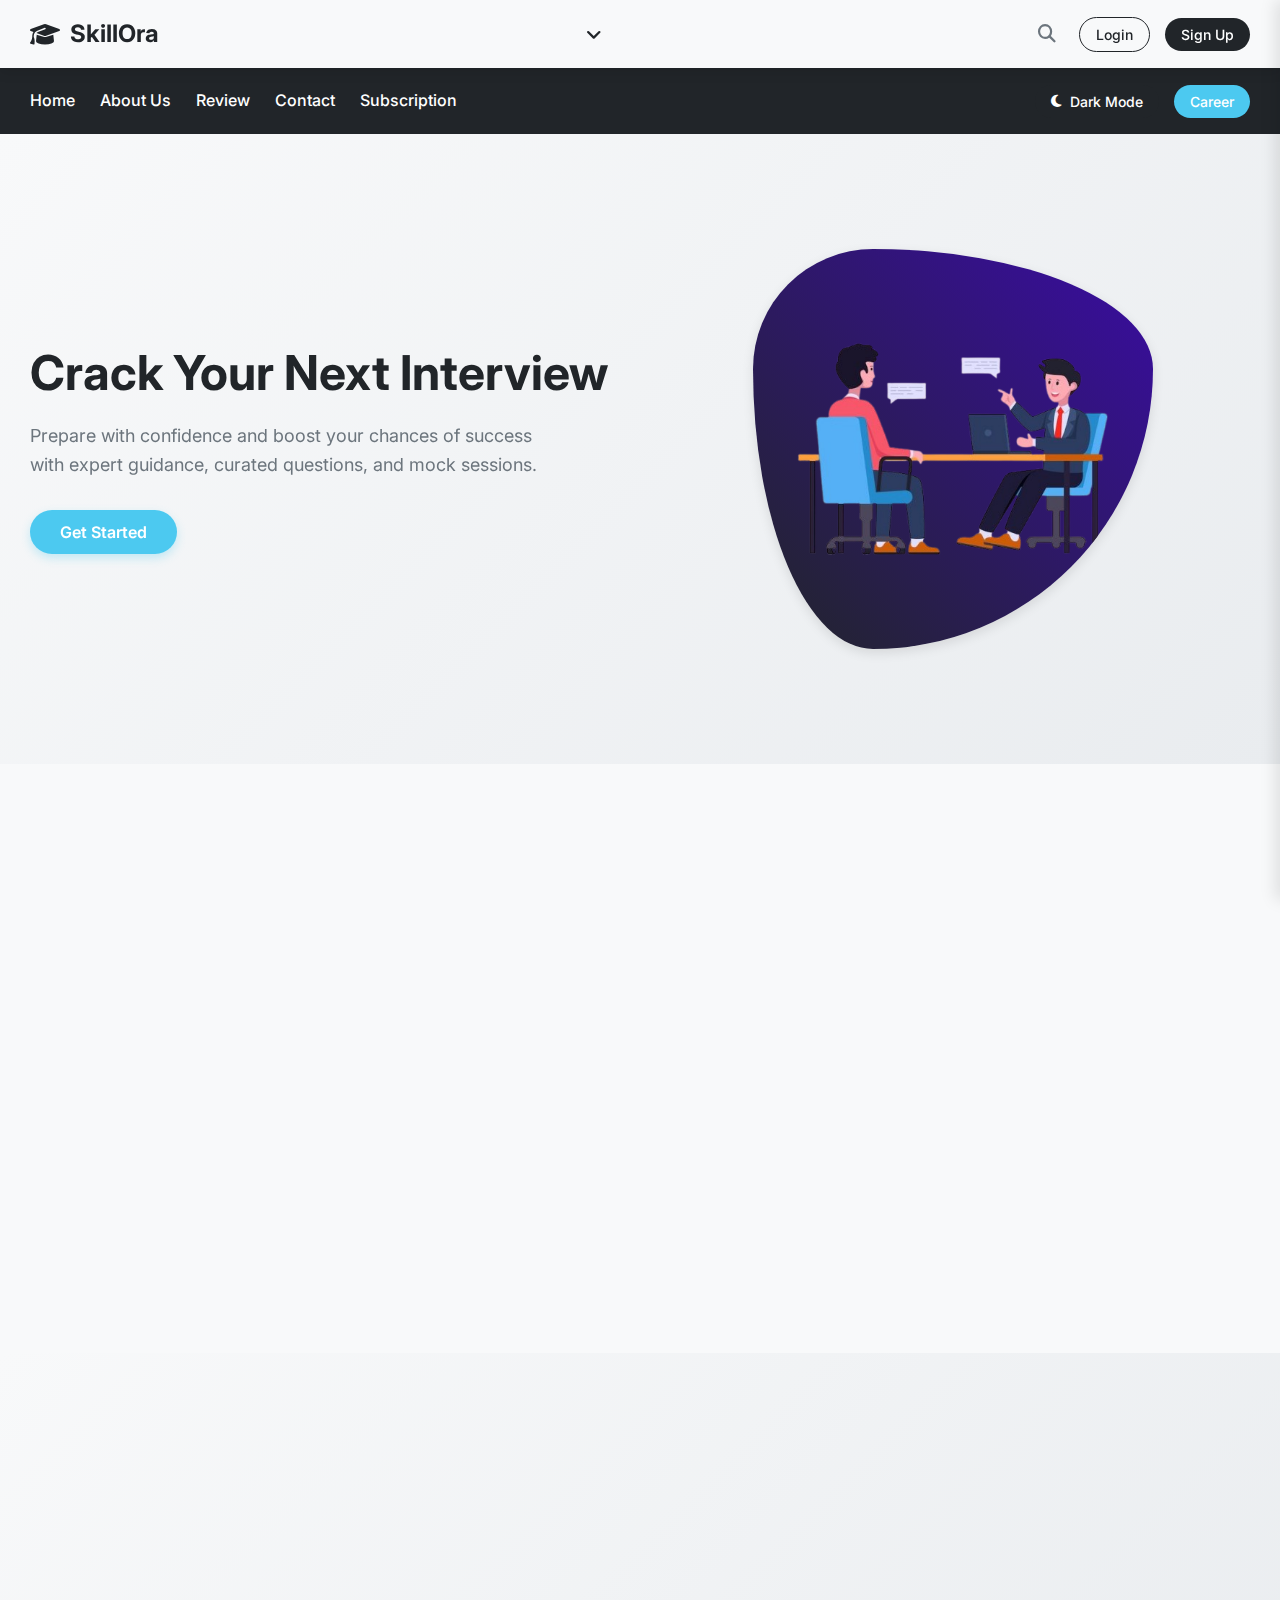
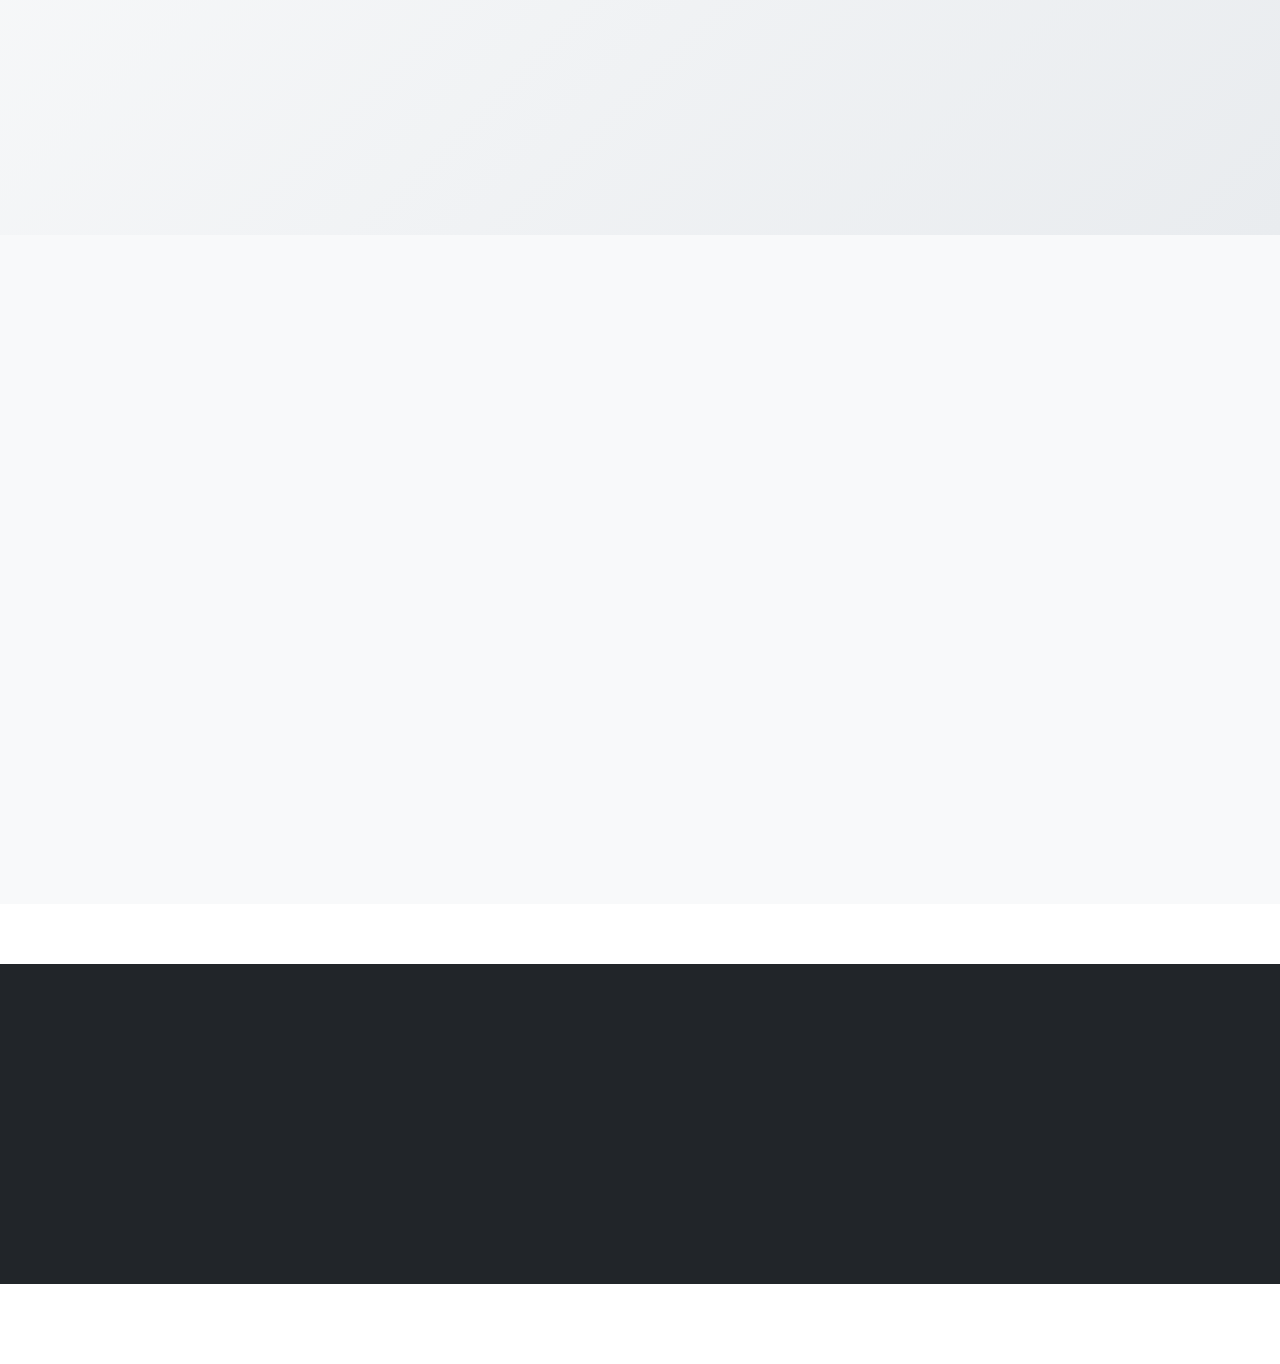
<file: index.html>
<!DOCTYPE html>
<html lang="en">
<head>
  <meta charset="UTF-8" />
  <meta name="viewport" content="width=device-width, initial-scale=1.0"/>
  <title>SkillOra - Interview Preparation Platform</title>
  <link rel="stylesheet" href="https://cdnjs.cloudflare.com/ajax/libs/font-awesome/6.4.0/css/all.min.css">
  <link href="https://fonts.googleapis.com/css2?family=Inter:wght@300;400;500;600;700&display=swap" rel="stylesheet">
  <!-- Add AOS CSS -->
  <link href="https://unpkg.com/aos@2.3.1/dist/aos.css" rel="stylesheet">
  <link rel="stylesheet" href="style.css">
</head>
<body>
  <!-- Particle Canvas -->
  <canvas id="particles"></canvas>
  
  <!-- Top Bar -->
  <div class="top-bar" data-aos="fade-down" data-aos-duration="800">
    <div class="top-left">
      <div class="logo">
        <i class="fas fa-graduation-cap"></i>
       <a href="index.html"> <span>SkillOra</span> </a>
      </div>
    </div>

    <div class="top-center">
      <button class="click-toggle" onclick="toggleSecondBar()">
        <i class="fas fa-angle-down"></i>
      </button>
    </div>

    <div class="top-right">
      <div class="search-container">
        <button class="search-icon" onclick="toggleSearch()">
          <i class="fas fa-search"></i>
        </button>
        <input type="text" placeholder="Search..." id="search-input" />
      </div>
      <button class="btn login" onclick="toggleLogin()">Login</button>
      <button class="btn signup" onclick="toggleSignup()">Sign Up</button>
    </div>
  </div>

  <!-- Second Bar -->
  <div id="second-bar" class="second-bar" data-aos="fade-down" data-aos-duration="800" data-aos-delay="200">
    <div class="nav-links">
      <a href="index.html">Home</a>
      <a href="taking.html">About Us</a>
      <a href="review.html">Review</a>
      <a href="contact.html">Contact</a>
      <a href="subscription.html">Subscription</a>
    </div>
    
    <div class="nav-controls">
      <!-- Theme Toggle Button -->
      <div class="theme-toggle-container">
        <button id="themeToggle" class="theme-toggle-btn" aria-label="Toggle dark mode">
          <i class="fas fa-moon" id="themeIcon"></i>
          <span id="themeText">Dark Mode</span>
        </button>
      </div>
      
      <div class="career-btn">
        <button class="btn career" onclick="openSidebar()">Career</button>
      </div>
    </div>
  </div>
  
  <!-- Career Sidebar -->
  <div id="career-sidebar" class="career-sidebar">
    <div class="sidebar-header">
      <h3 id="sidebar-title">interviwer Subjects</h3>
      <span class="close-btn" onclick="closeSidebar()">✖</span>
    </div>
    
    <!-- interviwer Subjects List -->
    <ul id="interviwer-subjects" class="subject-list">
      <li><a href="game.html?course=Full-Stack%20Web%20Development">Web Development</a></li>
      <li><a href="game.html?course=Data%20Science%20%26%20Analytics">Data Science</a></li>
      <li><a href="game.html?course=Cloud%20Computing%20with%20AWS%20%26%20Azure">Computer Science</a></li>
      <li><a href="game.html?course=Software%20Engineering">Machine Learning</a></li>
      <li><a href="game.html?course=Cybersecurity%20Fundamentals">Networking</a></li>
      <li><a href="game.html?course=Digital%20Marketing%20%26%20SEO%20Mastery">Cyber Security</a></li>
      <li><a href="game.html?course=Financial%20Literacy%20%26%20Investing%20Basics">Software Engineering</a></li>
      <li><a href="game.html?course=Public%20Speaking%20%26%20Communication%20Skills">Cloud Computing</a></li>
      <li><a href="game.html?course=Project%20Management%20with%20Agile%20%26%20Scrum">Mobile App Development</a></li>
      <li><a href="game.html?course=Database%20Management">Database Management</a></li>
    </ul>
    
    <!-- interviwee Subjects List -->
    <ul id="interviwee-subjects" class="subject-list">
      <li><a href="interviewer.html?course=Full-Stack%20Web%20Development">Web Development</a></li>
      <li><a href="interviewer.html?course=Data%20Science%20%26%20Analytics">Data Science</a></li>
      <li><a href="interviewer.html?course=Cybersecurity%20Fundamentals">Computer Science</a></li>
      <li><a href="interviewer.html?course=Cloud%20Computing%20with%20AWS%20%26%20Azure">Machine Learning</a></li>
      <li><a href="interviewer.html?course=Digital%20Marketing%20%26%20SEO%20Mastery">Networking</a></li>
      <li><a href="interviewer.html?course=Graphic%20Design%20%26%20UI%2FUX%20Essentials">Cyber Security</a></li>
      <li><a href="interviewer.html?course=Financial%20Literacy%20%26%20Investing%20Basics">Software Engineering</a></li>
      <li><a href="interviewer.html?course=Public%20Speaking%20%26%20Communication%20Skills">Cloud Computing</a></li>
      <li><a href="interviewer.html?course=Project%20Management%20with%20Agile%20%26%20Scrum">Mobile App Development</a></li>
      <li><a href="interviewer.html?course=Health%2C%20Fitness%20%26%20Nutrition%20Fundamentals">Database Management</a></li>
    </ul>
  </div>

  <!-- Banner Section -->
  <section class="banner-section">
    <div class="banner-content" data-aos="fade-right" data-aos-duration="1000">
      <h1>Crack Your Next Interview</h1>
      <p>Prepare with confidence and boost your chances of success with expert guidance, curated questions, and mock sessions.</p>
      <button onclick="window.location.href='interviwer.html'">Get Started</button>
    </div>
    <div class="banner-image" data-aos="fade-left" data-aos-duration="1000" data-aos-delay="300">
      <div class="clip-shape">
        <img src="img/img2.png" alt="Interview Prep">
      </div>
    </div>
  </section>
  
  <!-- Features Section -->
  <section class="features">
    <div class="features-container">
      <h2 data-aos="fade-up" data-aos-duration="800">Why Choose SkillOra?</h2>
      <div class="features-grid">
        <div class="feature-card" data-aos="fade-up" data-aos-duration="800" data-aos-delay="100">
          <div class="feature-icon">🎯</div>
          <h3>Targeted Preparation</h3>
          <p>Subject-specific MCQs and interview questions tailored to your career goals and industry requirements.</p>
        </div>
        <div class="feature-card" data-aos="fade-up" data-aos-duration="800" data-aos-delay="200">
          <div class="feature-icon">📊</div>
          <h3>Detailed Analytics</h3>
          <p>Get comprehensive performance reports with your photo and detailed analysis of strengths and weaknesses.</p>
        </div>
        <div class="feature-card" data-aos="fade-up" data-aos-duration="800" data-aos-delay="300">
          <div class="feature-icon">🏆</div>
          <h3>Expert Curated</h3>
          <p>Questions designed by industry experts with years of hiring and interviewing experience.</p>
        </div>
        <div class="feature-card" data-aos="fade-up" data-aos-duration="800" data-aos-delay="400">
          <div class="feature-icon">⚡</div>
          <h3>Real-time Results</h3>
          <p>Instant feedback and scoring with detailed explanations for every question and answer.</p>
        </div>
      </div>
    </div>
  </section>
  
  <!-- Card Section -->
  <section class="card-section">
    <h2 data-aos="fade-up" data-aos-duration="800">Interview Difficulty Levels</h2>
    <div class="card-container">
      <div class="card easy" data-aos="zoom-in" data-aos-duration="800" data-aos-delay="100">
        <h3>Easy</h3>
        <p>Basic level questions to test your fundamental understanding of concepts.</p>
      </div>
      <div class="card medium" data-aos="zoom-in" data-aos-duration="800" data-aos-delay="200">
        <h3>Medium</h3>
        <p>Moderate level questions including problem-solving and logic-based tasks.</p>
      </div>
      <div class="card high" data-aos="zoom-in" data-aos-duration="800" data-aos-delay="300">
        <h3>High</h3>
        <p>Advanced-level questions that challenge your expertise and critical thinking.</p>
      </div>
    </div>
  </section>
  
  <!-- Recent Success Section -->
  <section class="recent-success">
    <div class="container">
      <h2 class="section-title" data-aos="fade-up" data-aos-duration="800">Recent Successful Interviews</h2>
      <p class="section-subtitle" data-aos="fade-up" data-aos-duration="800" data-aos-delay="100">
        See how our learners aced their interviews and landed their dream jobs!
      </p>
      <div class="success-cards">
        <!-- Card 1 -->
        <div class="success-card" data-aos="fade-up" data-aos-duration="800" data-aos-delay="200">
          <img src="img/5694e173bb4a740507c234167c609479.jpg" alt="Interview Success">
          <div class="success-content">
            <h3>Sarah Khan</h3>
            <p>Front-End Developer</p>
            <span class="success-date">Hired: July 2025</span>
          </div>
        </div>
        <!-- Card 2 -->
        <div class="success-card" data-aos="fade-up" data-aos-duration="800" data-aos-delay="300">
          <img src="img/225f4c968155fcd81cc89182f673583b.jpg" alt="Interview Success">
          <div class="success-content">
            <h3>Ali Raza</h3>
            <p>Cyber Security</p>
            <span class="success-date">Hired: June 2025</span>
          </div>
        </div>
        <!-- Card 3 -->
        <div class="success-card" data-aos="fade-up" data-aos-duration="800" data-aos-delay="400">
          <img src="img/f661ea61616909838a9fbfeda0d2ea14.jpg" alt="Interview Success">
          <div class="success-content">
            <h3>Emily Johnson</h3>
            <p>ASsistent Networking Manager</p>
            <span class="success-date">Hired: May 2025</span>
          </div>
        </div>
      </div>
    </div>
  </section>
  
  <!-- Footer -->
  <footer class="site-footer">
    <div class="footer-container">
      <!-- About -->
      <div class="footer-section" data-aos="fade-up" data-aos-duration="800">
        <h3>About Us</h3>
        <p>
          We help candidates prepare and excel in their interviews through
          mock sessions, expert guidance, and real-time feedback to ensure
          career success.
        </p>
      </div>
      <!-- Quick Links -->
      <div class="footer-section" data-aos="fade-up" data-aos-duration="800" data-aos-delay="100">
        <h3>Quick Links</h3>
        <ul>
          <li><a href="index.html">Home</a></li>
          <li><a href="taking.html">About Us</a></li>
          <li><a href="review.html">Review</a></li>
          <li><a href="contact.html">Contact</a></li>
          <li><a href="subscription.html">Subscription</a></li>
        </ul>
      </div>
      <!-- Contact -->
      <div class="footer-section" data-aos="fade-up" data-aos-duration="800" data-aos-delay="200">
        <h3>Contact Us</h3>
        <p>Email: <a href="mailto:info@skillora.com">info@skillora.com</a></p>
        <p>Phone: <a href="tel:+923001234567">+92-300-1234567</a></p>
        <p>Location: Hyderabad, Pakistan</p>
      </div>
      <!-- Social Links -->
      <div class="footer-section" data-aos="fade-up" data-aos-duration="800" data-aos-delay="300">
        <h3>Follow Us</h3>
        <div class="social-icons">
          <a href="https://www.facebook.com/yourpage" target="_blank" aria-label="Facebook">
            <i class="fab fa-facebook-f"></i>
          </a>
          <a href="https://twitter.com/yourprofile" target="_blank" aria-label="Twitter">
            <i class="fab fa-twitter"></i>
          </a>
          <a href="https://www.instagram.com/yourprofile" target="_blank" aria-label="Instagram">
            <i class="fab fa-instagram"></i>
          </a>
          <a href="https://www.youtube.com/yourchannel" target="_blank" aria-label="YouTube">
            <i class="fab fa-youtube"></i>
          </a>
        </div>
      </div>
    </div>
    <!-- <div class="footer-bottom">
      <p>© 2025 SkillOra. All Rights Reserved.</p>
    </div> -->
  </footer>

  <!-- AOS JS -->
  <script src="https://unpkg.com/aos@2.3.1/dist/aos.js"></script>
  <script src="script.js">
    
    
   
  </script>
</body>
</html>
</file>
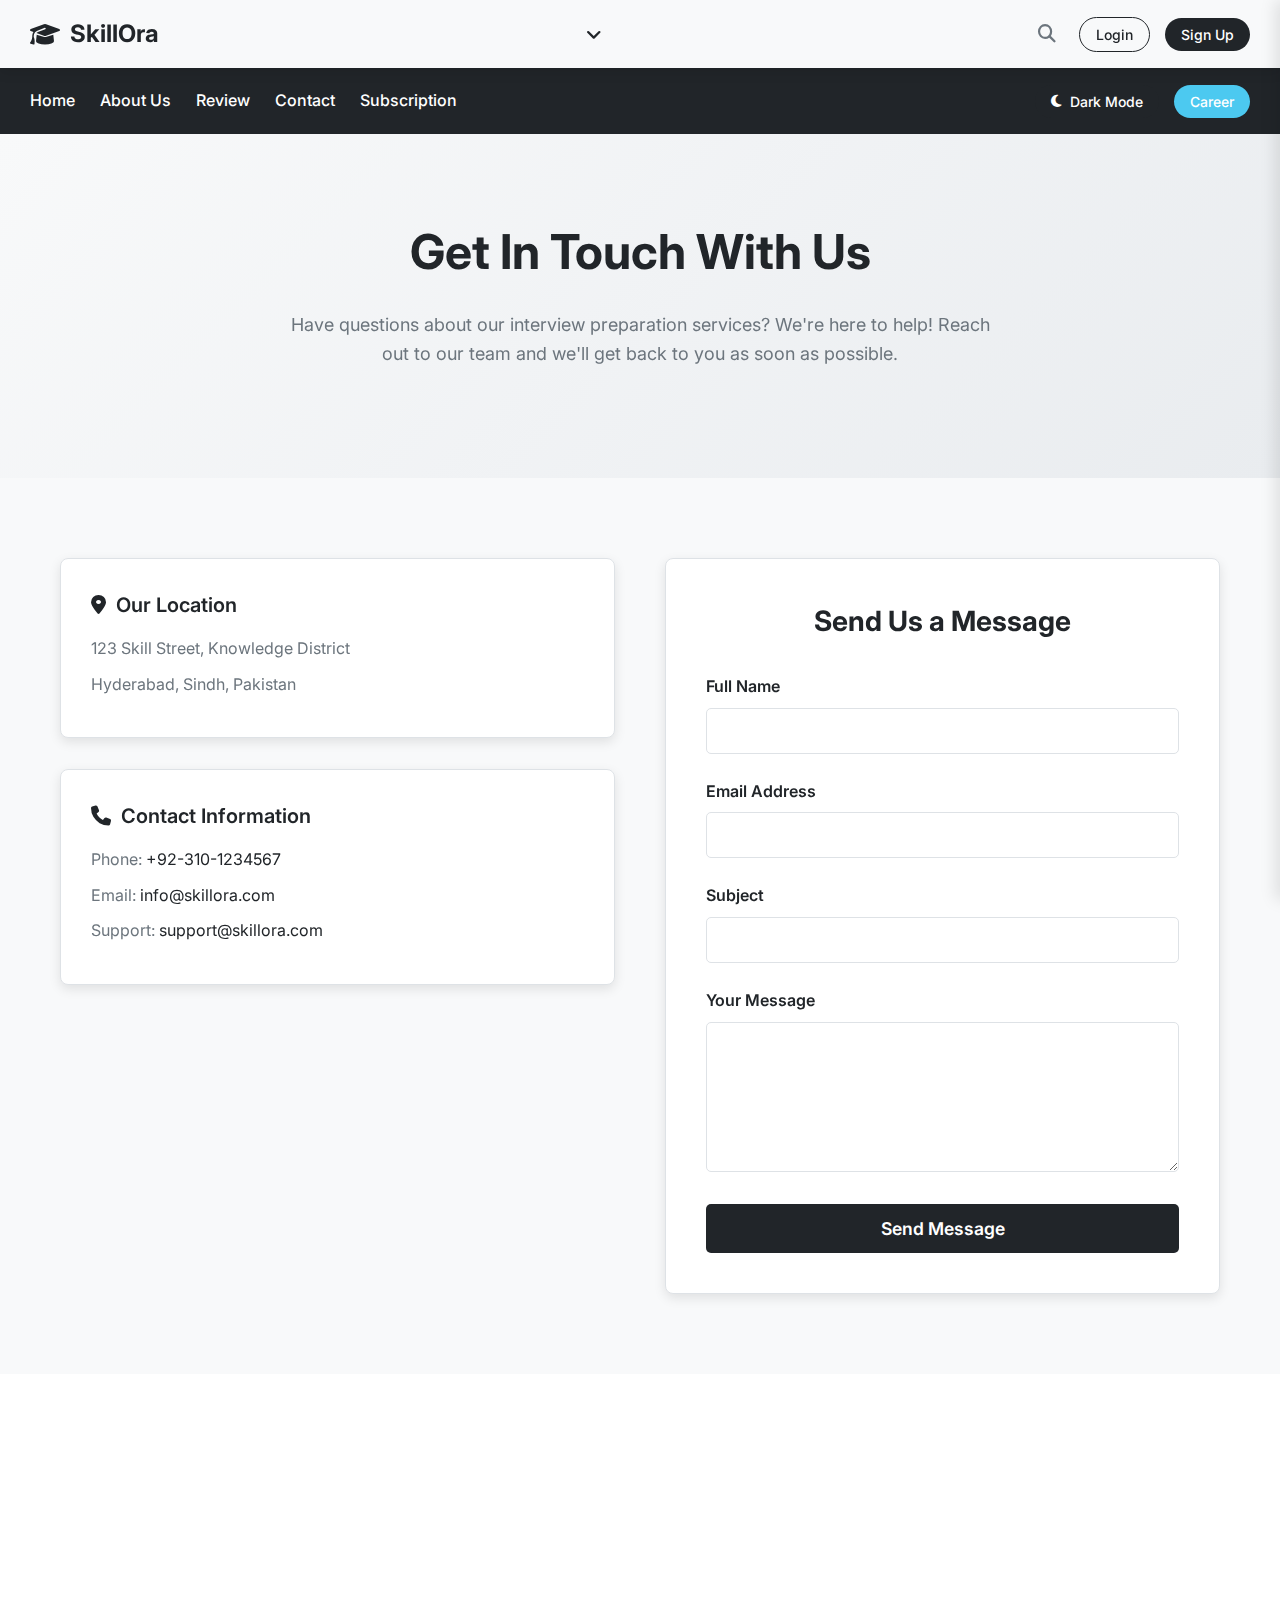
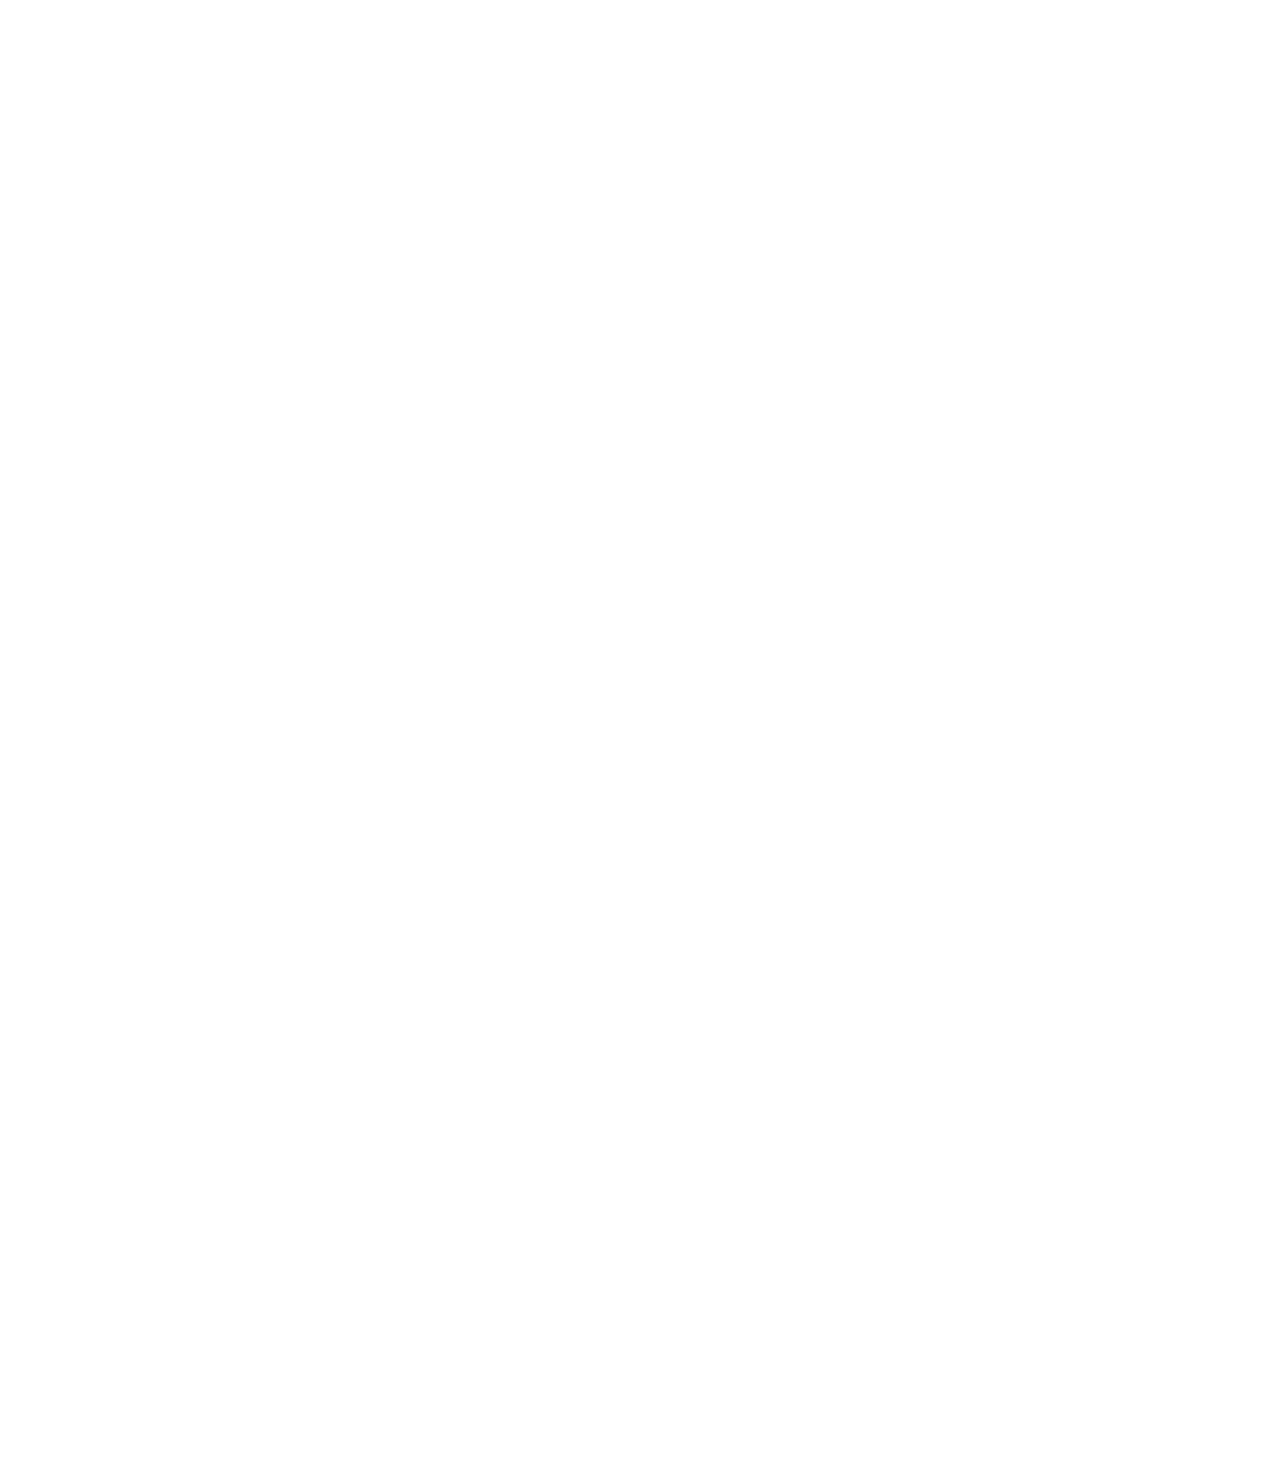
<file: contact.html>
<!DOCTYPE html>
<html lang="en">
<head>
  <meta charset="UTF-8" />
  <meta name="viewport" content="width=device-width, initial-scale=1.0"/>
  <title>Contact Us - SkillOra</title>
  <link rel="stylesheet" href="https://cdnjs.cloudflare.com/ajax/libs/font-awesome/6.4.0/css/all.min.css">
  <link href="https://fonts.googleapis.com/css2?family=Inter:wght@300;400;500;600;700&display=swap" rel="stylesheet">
  <link rel="stylesheet" href="style.css">

  <!-- AOS Animation Library -->
  <link href="https://unpkg.com/aos@2.3.4/dist/aos.css" rel="stylesheet">
</head>
<body>
  <canvas id="particles"></canvas>
  
  <!-- Top Bar -->
  <div class="top-bar" data-aos="fade-down">
    <div class="top-left">
      <div class="logo">
        <i class="fas fa-graduation-cap"></i>
       <a href="index.html"> <span>SkillOra</span> </a>
      </div>
    </div>

    <div class="top-center">
      <button class="click-toggle" onclick="toggleSecondBar()">
        <i class="fas fa-angle-down"></i>
      </button>
    </div>

    <div class="top-right">
      <div class="search-container" data-aos="fade-left">
        <button class="search-icon" onclick="toggleSearch()">
          <i class="fas fa-search"></i>
        </button>
        <input type="text" placeholder="Search..." id="search-input" />
      </div>
      <button class="btn login" onclick="toggleLogin()" data-aos="zoom-in">Login</button>
      <button class="btn signup" onclick="toggleSignup()" data-aos="zoom-in" data-aos-delay="100">Sign Up</button>
    </div>
  </div>

  <!-- Second Bar -->
  <div id="second-bar" class="second-bar" data-aos="fade-down" data-aos-delay="200">
    <div class="nav-links">
      <a href="index.html">Home</a>
      <a href="taking.html">About Us</a>
      <a href="review.html">Review</a>
      <a href="contact.html">Contact</a>
      <a href="subscription.html">Subscription</a>
    </div>
    
    <div class="nav-controls">
      <div class="theme-toggle-container">
        <button id="themeToggle" class="theme-toggle-btn" aria-label="Toggle dark mode">
          <i class="fas fa-moon" id="themeIcon"></i>
          <span id="themeText">Dark Mode</span>
        </button>
      </div>
      
      <div class="career-btn">
        <button class="btn career" onclick="openSidebar()">Career</button>
      </div>
    </div>
  </div>
  
  <!-- Career Sidebar -->
  <div id="career-sidebar" class="career-sidebar" data-aos="fade-right">
    <div class="sidebar-header">
      <h3 id="sidebar-title">interviwer Subjects</h3>
      <span class="close-btn" onclick="closeSidebar()">✖</span>
    </div>
    
    <!-- interviwer Subjects -->
    <ul id="interviwer-subjects" class="subject-list">
      <li><a href="game.html?course=Full-Stack%20Web%20Development">Web Development</a></li>
      <li><a href="game.html?course=Data%20Science%20%26%20Analytics">Data Science</a></li>
      <li><a href="game.html?course=Cloud%20Computing%20with%20AWS%20%26%20Azure">Computer Science</a></li>
      <li><a href="game.html?course=Software%20Engineering">Machine Learning</a></li>
      <li><a href="game.html?course=Cybersecurity%20Fundamentals">Networking</a></li>
      <li><a href="game.html?course=Digital%20Marketing%20%26%20SEO%20Mastery">Cyber Security</a></li>
      <li><a href="game.html?course=Financial%20Literacy%20%26%20Investing%20Basics">Software Engineering</a></li>
      <li><a href="game.html?course=Public%20Speaking%20%26%20Communication%20Skills">Cloud Computing</a></li>
      <li><a href="game.html?course=Project%20Management%20with%20Agile%20%26%20Scrum">Mobile App Development</a></li>
      <li><a href="game.html?course=Database%20Management">Database Management</a></li>
    </ul>
    
    <!-- interviwee Subjects -->
    <ul id="interviwee-subjects" class="subject-list">
      <li><a href="interviewer.html?course=Full-Stack%20Web%20Development">Web Development</a></li>
      <li><a href="interviewer.html?course=Data%20Science%20%26%20Analytics">Data Science</a></li>
      <li><a href="interviewer.html?course=Cybersecurity%20Fundamentals">Computer Science</a></li>
      <li><a href="interviewer.html?course=Cloud%20Computing%20with%20AWS%20%26%20Azure">Machine Learning</a></li>
      <li><a href="interviewer.html?course=Digital%20Marketing%20%26%20SEO%20Mastery">Networking</a></li>
      <li><a href="interviewer.html?course=Graphic%20Design%20%26%20UI%2FUX%20Essentials">Cyber Security</a></li>
      <li><a href="interviewer.html?course=Financial%20Literacy%20%26%20Investing%20Basics">Software Engineering</a></li>
      <li><a href="interviewer.html?course=Public%20Speaking%20%26%20Communication%20Skills">Cloud Computing</a></li>
      <li><a href="interviewer.html?course=Project%20Management%20with%20Agile%20%26%20Scrum">Mobile App Development</a></li>
      <li><a href="interviewer.html?course=Health%2C%20Fitness%20%26%20Nutrition%20Fundamentals">Database Management</a></li>
    </ul>
  </div>

  <!-- Contact Hero Section -->
  <section class="contact-hero" data-aos="fade-up">
    <div class="container">
      <h1 data-aos="zoom-in">Get In Touch With Us</h1>
      <p data-aos="fade-up" data-aos-delay="200">
        Have questions about our interview preparation services? We're here to help! Reach out to our team and we'll get back to you as soon as possible.
      </p>
    </div>
  </section>
  
  <!-- Contact Section -->
  <section class="contact-section" data-aos="fade-up" data-aos-delay="200">
    <div class="contact-container">
      <div class="contact-info" data-aos="fade-right">
        <div class="contact-card" data-aos="flip-up">
          <h3><i class="fas fa-map-marker-alt"></i> Our Location</h3>
          <p>123 Skill Street, Knowledge District</p>
          <p>Hyderabad, Sindh, Pakistan</p>
        </div>
        
        <div class="contact-card" data-aos="flip-up" data-aos-delay="200">
          <h3><i class="fas fa-phone"></i> Contact Information</h3>
          <p>Phone: <a href="tel:+923001234567">+92-310-1234567</a></p>
          <p>Email: <a href="mailto:info@skillora.com">info@skillora.com</a></p>
          <p>Support: <a href="mailto:support@skillora.com">support@skillora.com</a></p>
        </div>
        
        <div class="contact-card" data-aos="flip-up" data-aos-delay="400">
          <h3><i class="fas fa-clock"></i> Business Hours</h3>
          <p>Monday - Friday: 9:00 AM - 6:00 PM</p>
          <p>Saturday: 10:00 AM - 4:00 PM</p>
          <p>Sunday: Closed</p>
        </div>
      </div>
      
      <div class="contact-form" data-aos="fade-left">
        <h2>Send Us a Message</h2>
        <form action="https://api.web3forms.com/submit" method="POST" id="contactForm">
          <input type="hidden" name="access_key" value="c161cd94-6206-4221-95ce-1eb88f4d6246">
          
          <div class="form-group">
            <label for="name">Full Name</label>
            <input type="text" id="name" name="name" required>
          </div>
          
          <div class="form-group">
            <label for="email">Email Address</label>
            <input type="email" id="email" name="email" required>
          </div>
          
          <div class="form-group">
            <label for="subject">Subject</label>
            <input type="text" id="subject" name="subject" required>
          </div>
          
          <div class="form-group">
            <label for="message">Your Message</label>
            <textarea id="message" name="message" required></textarea>
          </div>
          
          <button type="submit" class="submit-btn">Send Message</button>
        </form>
      </div>
    </div>
  </section>
  
  <!-- Map Section -->
  <section class="map-section" data-aos="zoom-in">
    <div class="container">
      <div class="map-container">
        <iframe 
          src="https://www.google.com/maps/embed?pb=!1m18!1m12!1m3!1d3610.738374493187!2d68.349625275583!3d25.3669203774126!2m3!1f0!2f0!3f0!3m2!1i1024!2i768!4f13.1!3m3!1m2!1s0x394c70c6f5f55a97%3A0xcea0a302053d2c15!2sLatifabad%2C%20Hyderabad%2C%20Sindh%2C%20Pakistan!5e0!3m2!1sen!2s!4v1728577283819!5m2!1sen!2s" 
          width="100%" height="400" style="border:10px;" allowfullscreen="" loading="lazy" referrerpolicy="no-referrer-when-downgrade">
        </iframe>
      </div>
    </div>
  </section>
  
  <!-- FAQ Section -->
  <section class="faq-section" data-aos="fade-up">
    <div class="container">
      <h2 data-aos="zoom-in">Frequently Asked Questions</h2>
      <div class="faq-container">
        <div class="faq-item" data-aos="fade-up" data-aos-delay="100">
          <div class="faq-question" onclick="toggleFAQ(this)">
            How can SkillOra help me prepare for interviews?
            <i class="fas fa-chevron-down"></i>
          </div>
          <div class="faq-answer">
            <p>SkillOra provides targeted interview preparation with subject-specific MCQs, mock interviews, detailed analytics, and expert-curated questions to help you build confidence and improve your performance.</p>
          </div>
        </div>
        
        <div class="faq-item" data-aos="fade-up" data-aos-delay="200">
          <div class="faq-question" onclick="toggleFAQ(this)">
            What subjects do you cover?
            <i class="fas fa-chevron-down"></i>
          </div>
          <div class="faq-answer">
            <p>We cover a wide range of technical subjects including Web Development, Data Science, Computer Science, Machine Learning, Networking, Cyber Security, Software Engineering, Cloud Computing, Mobile App Development, and Database Management.</p>
          </div>
        </div>
        
        <div class="faq-item" data-aos="fade-up" data-aos-delay="300">
          <div class="faq-question" onclick="toggleFAQ(this)">
            How quickly can I expect a response to my inquiry?
            <i class="fas fa-chevron-down"></i>
          </div>
          <div class="faq-answer">
            <p>We typically respond to all inquiries within 24 hours during business days. For urgent matters, please call our support line for immediate assistance.</p>
          </div>
        </div>
        
        <div class="faq-item" data-aos="fade-up" data-aos-delay="400">
          <div class="faq-question" onclick="toggleFAQ(this)">
            Do you offer corporate training programs?
            <i class="fas fa-chevron-down"></i>
          </div>
          <div class="faq-answer">
            <p>Yes, we offer customized corporate training programs designed to meet the specific needs of organizations. Contact our corporate team for more information.</p>
          </div>
        </div>
      </div>
    </div>
  </section>
  
  <!-- Footer -->
  <footer class="site-footer" data-aos="fade-up">
    <div class="footer-container">
      <div class="footer-section" data-aos="fade-right">
        <h3>About Us</h3>
        <p>We help candidates prepare and excel in their interviews through mock sessions, expert guidance, and real-time feedback to ensure career success.</p>
      </div>
      <div class="footer-section" data-aos="fade-up" data-aos-delay="200">
        <h3>Quick Links</h3>
        <ul>
          <li><a href="index.html">Home</a></li>
          <li><a href="taking.html">About Us</a></li>
          <li><a href="review.html">Review</a></li>
          <li><a href="contact.html">Contact</a></li>
          <li><a href="subscription.html">Subscription</a></li>
        </ul>
      </div>
      <div class="footer-section" data-aos="fade-up" data-aos-delay="400">
        <h3>Contact Us</h3>
        <p>Email: <a href="mailto:info@skillora.com">info@skillora.com</a></p>
        <p>Phone: <a href="tel:+923001234567">+92-300-1234567</a></p>
        <p>Location: Hyderabad, Pakistan</p>
      </div>
      <div class="footer-section" data-aos="fade-left" data-aos-delay="600">
        <h3>Follow Us</h3>
        <div class="social-icons">
          <a href="https://www.facebook.com/yourpage" target="_blank"><i class="fab fa-facebook-f"></i></a>
          <a href="https://twitter.com/yourprofile" target="_blank"><i class="fab fa-twitter"></i></a>
          <a href="https://www.instagram.com/yourprofile" target="_blank"><i class="fab fa-instagram"></i></a>
          <a href="https://www.youtube.com/yourchannel" target="_blank"><i class="fab fa-youtube"></i></a>
        </div>
      </div>
    </div>
    <div class="footer-bottom" data-aos="zoom-in">
      <p>© 2025 SkillOra. All Rights Reserved.</p>
    </div>
  </footer>

  <!-- AOS Script -->
  <script src="https://unpkg.com/aos@2.3.4/dist/aos.js"></script>
  <script>
    AOS.init({
      duration: 1000,
      once: true,
      offset: 100
    });
  </script>

  <script src="script.js"></script>
</body>
</html>
</file>
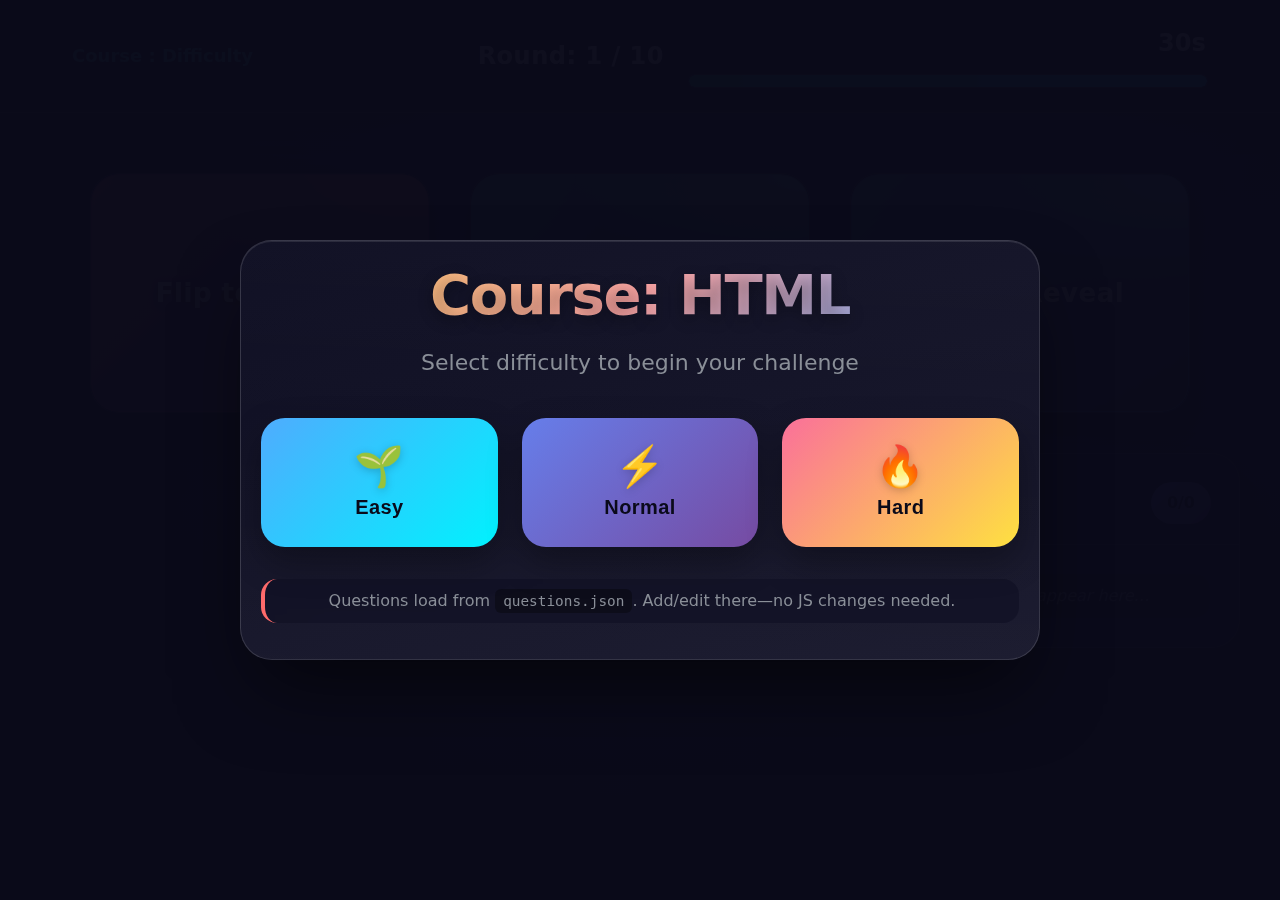
<file: interviewer.html>
<!DOCTYPE html>
<html lang="en">
<head>
  <meta charset="UTF-8" />
  <meta name="viewport" content="width=device-width,initial-scale=1" />
  <title>Interview Trainer (MCQ)</title>
  <link rel="stylesheet" href="web.css" />
</head>
<body>
  <!-- Difficulty Gate -->
  <div id="difficultySelect" class="gate">
    <div class="gate-card">
      <div class="gate-content">
        <h1 id="courseTitle" class="title">Course: …</h1>
        <p class="subtitle">Select difficulty to begin your challenge</p>
        <div class="difficulty-buttons">
          <button class="diff-btn" onclick="startGame('easy')" disabled>
            <span class="diff-icon">🌱</span>
            <span class="diff-text">Easy</span>
          </button>
          <button class="diff-btn" onclick="startGame('normal')" disabled>
            <span class="diff-icon">⚡</span>
            <span class="diff-text">Normal</span>
          </button>
          <button class="diff-btn" onclick="startGame('hard')" disabled>
            <span class="diff-icon">🔥</span>
            <span class="diff-text">Hard</span>
          </button>
        </div>
        <p class="hint">Questions load from <code>questions.json</code>. Add/edit there—no JS changes needed.</p>
      </div>
    </div>
  </div>

  <!-- Top bar -->
  <header id="topInfoContainer" class="topbar">
    <div class="topbar-content">
      <div id="topInfo" class="crumb">Course : Difficulty</div>
      <div class="round"><span id="roundDisplay">Round: 1 / 10</span></div>
      <div class="timer-wrap">
        <div class="timer-row">
          <span id="timerDisplay">30s</span>
        </div>
        <div class="timer-bar">
          <div id="timerBar"></div>
        </div>
      </div>
    </div>
  </header>

  <!-- Game area -->
  <main class="wrap">
    <section class="cards">
      <div class="card" id="card1" aria-label="Question card 1">
        <div class="card-inner">
          <div class="card-front">
            <div class="card-shine"></div>
            <span class="flip-text">Flip to Reveal</span>
          </div>
          <div class="card-back"></div>
        </div>
      </div>
      <div class="card" id="card2" aria-label="Question card 2">
        <div class="card-inner">
          <div class="card-front">
            <div class="card-shine"></div>
            <span class="flip-text">Flip to Reveal</span>
          </div>
          <div class="card-back"></div>
        </div>
      </div>
      <div class="card" id="card3" aria-label="Question card 3">
        <div class="card-inner">
          <div class="card-front">
            <div class="card-shine"></div>
            <span class="flip-text">Flip to Reveal</span>
          </div>
          <div class="card-back"></div>
        </div>
      </div>
    </section>

    <section id="questionSection" class="qa">
      <div class="qa-container">
        <p id="questionText" class="q"></p>
        <div id="optionsContainer" class="options"></div>
        <button id="nextBtn" class="primary next-button" style="display:none;">
          <span class="btn-text">Next Question</span>
          <span class="btn-arrow">→</span>
        </button>
      </div>
    </section>

    <aside class="log">
      <div class="log-header">
        <h3>Answer Log</h3>
        <div class="log-badge" id="scoreBadge">0/0</div>
      </div>
      <div id="answerLog" class="log-body">
        <p class="muted"><em>Your recent answers will appear here…</em></p>
      </div>
    </aside>
  </main>

  <!-- Results -->
  <section id="results" class="results">
    <div class="results-card">
      <div class="results-header">
        <h2>Session Summary</h2>
        <div class="results-score" id="resultsScore">Score: 0/10</div>
      </div>
      <div id="scoreLine" class="summary-list"></div>
      <div id="summary" class="summary-list"></div>
      <a class="primary outline home-button" href="index.html">
        <span class="btn-icon">←</span>
        Back to Home
      </a>
    </div>
  </section>

  <script src="game.js"></script>
</body>
</html>
</file>
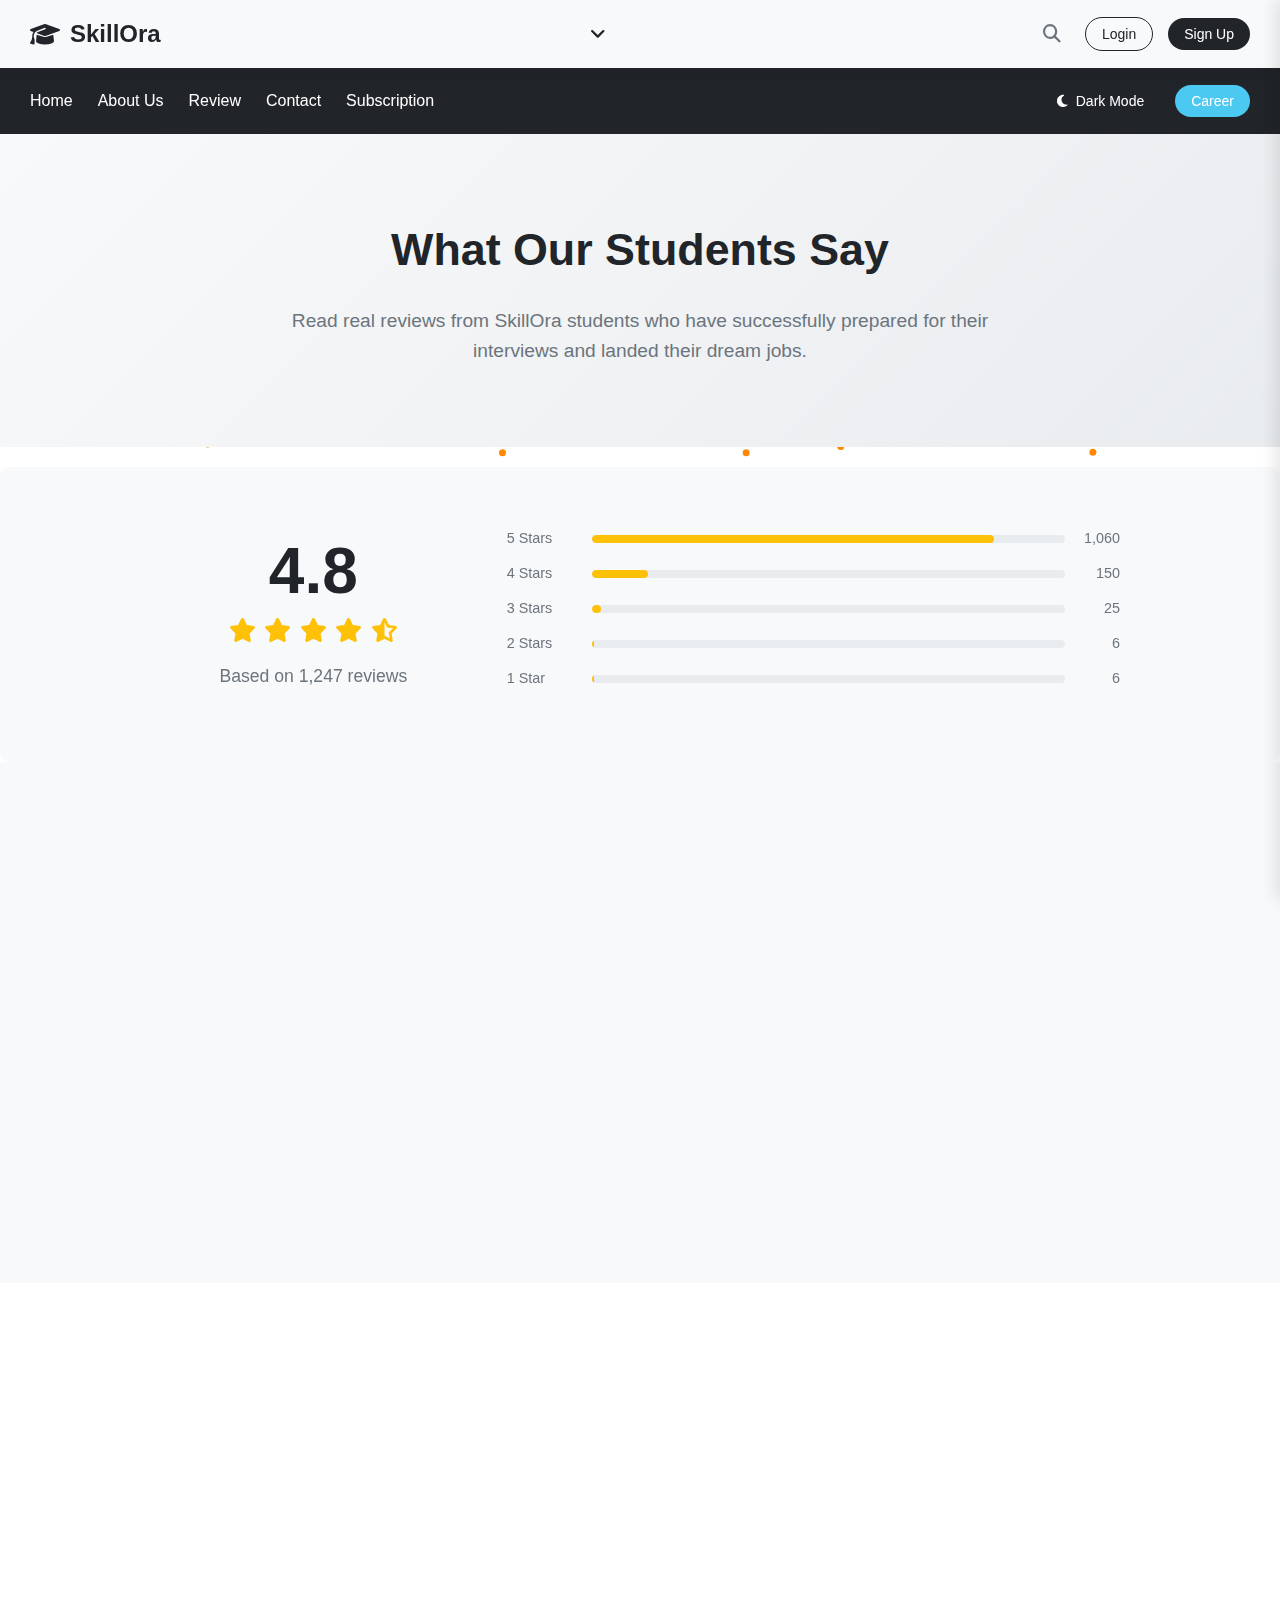
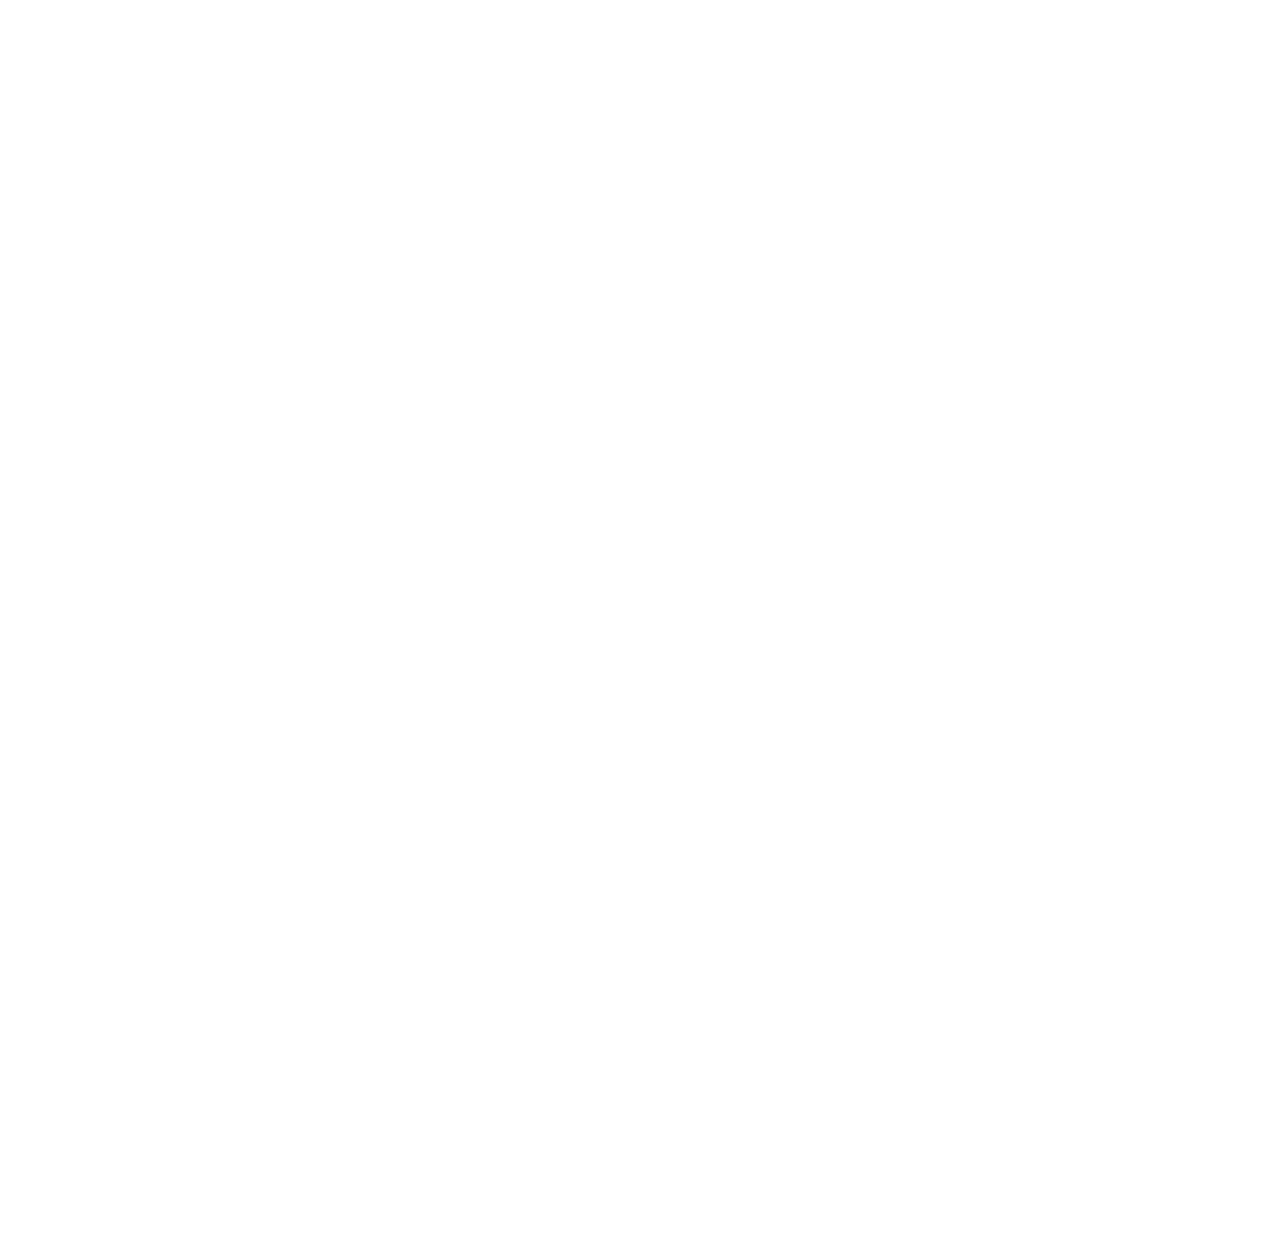
<file: review.html>
<!DOCTYPE html>
<html lang="en">
<head>
  <meta charset="UTF-8">
  <meta name="viewport" content="width=device-width, initial-scale=1.0">
  <title>SkillOra Reviews</title>
  <link rel="stylesheet" href="https://cdnjs.cloudflare.com/ajax/libs/font-awesome/6.4.0/css/all.min.css">

  <!-- AOS CSS -->
  <link href="https://unpkg.com/aos@2.3.4/dist/aos.css" rel="stylesheet">

  <link rel="stylesheet" href="style.css">

  <style>
    /* Optional smooth AOS transitions */
    [data-aos] {
      transition-property: transform, opacity !important;
    }
  </style>
</head>
<body>
  <!-- Particle Canvas -->
  <canvas id="particles"></canvas>

  <!-- Top Bar -->
  <div class="top-bar" data-aos="fade-down">
    <div class="top-left" data-aos="fade-right">
      <div class="logo">
        <i class="fas fa-graduation-cap"></i>
        <a href="index.html"> <span>SkillOra</span> </a>
      </div>
    </div>

    <div class="top-center" data-aos="zoom-in">
      <button class="click-toggle" onclick="toggleSecondBar()">
        <i class="fas fa-angle-down"></i>
      </button>
    </div>

    <div class="top-right" data-aos="fade-left">
      <div class="search-container">
        <button class="search-icon" onclick="toggleSearch()">
          <i class="fas fa-search"></i>
        </button>
        <input type="text" placeholder="Search..." id="search-input" />
      </div>
      <button class="btn login" onclick="toggleLogin()">Login</button>
      <button class="btn signup" onclick="toggleSignup()">Sign Up</button>
    </div>
  </div>

  <!-- Second Bar -->
  <div id="second-bar" class="second-bar" data-aos="fade-down" data-aos-delay="100">
    <div class="nav-links" data-aos="fade-right">
      <a href="index.html">Home</a>
      <a href="taking.html">About Us</a>
      <a href="review.html">Review</a>
      <a href="contact.html">Contact</a>
      <a href="subscription.html">Subscription</a>
    </div>

    <div class="nav-controls" data-aos="fade-left">
      <div class="theme-toggle-container">
        <button id="themeToggle" class="theme-toggle-btn" aria-label="Toggle dark mode">
          <i class="fas fa-moon" id="themeIcon"></i>
          <span id="themeText">Dark Mode</span>
        </button>
      </div>

      <div class="career-btn">
        <button class="btn career" onclick="openSidebar()">Career</button>
      </div>
    </div>
  </div>

  <!-- Career Sidebar -->
  <div id="career-sidebar" class="career-sidebar" data-aos="fade-right">
    <div class="sidebar-header">
      <h3 id="sidebar-title">interviwer Subjects</h3>
      <span class="close-btn" onclick="closeSidebar()">✖</span>
    </div>

    <!-- interviwer Subjects List -->
    <ul id="interviwer-subjects" class="subject-list" data-aos="fade-up">
      <li><a href="game.html?course=Full-Stack%20Web%20Development">Web Development</a></li>
      <li><a href="game.html?course=Data%20Science%20%26%20Analytics">Data Science</a></li>
      <li><a href="game.html?course=Cloud%20Computing%20with%20AWS%20%26%20Azure">Computer Science</a></li>
      <li><a href="game.html?course=Software%20Engineering">Machine Learning</a></li>
      <li><a href="game.html?course=Cybersecurity%20Fundamentals">Networking</a></li>
      <li><a href="game.html?course=Digital%20Marketing%20%26%20SEO%20Mastery">Cyber Security</a></li>
      <li><a href="game.html?course=Financial%20Literacy%20%26%20Investing%20Basics">Software Engineering</a></li>
      <li><a href="game.html?course=Public%20Speaking%20%26%20Communication%20Skills">Cloud Computing</a></li>
      <li><a href="game.html?course=Project%20Management%20with%20Agile%20%26%20Scrum">Mobile App Development</a></li>
      <li><a href="game.html?course=Database%20Management">Database Management</a></li>
    </ul>

    <!-- interviwee Subjects List -->
    <ul id="interviwee-subjects" class="subject-list" data-aos="fade-up" data-aos-delay="200">
      <li><a href="interviewer.html?course=Full-Stack%20Web%20Development">Web Development</a></li>
      <li><a href="interviewer.html?course=Data%20Science%20%26%20Analytics">Data Science</a></li>
      <li><a href="interviewer.html?course=Cybersecurity%20Fundamentals">Computer Science</a></li>
      <li><a href="interviewer.html?course=Cloud%20Computing%20with%20AWS%20%26%20Azure">Machine Learning</a></li>
      <li><a href="interviewer.html?course=Digital%20Marketing%20%26%20SEO%20Mastery">Networking</a></li>
      <li><a href="interviewer.html?course=Graphic%20Design%20%26%20UI%2FUX%20Essentials">Cyber Security</a></li>
      <li><a href="interviewer.html?course=Financial%20Literacy%20%26%20Investing%20Basics">Software Engineering</a></li>
      <li><a href="interviewer.html?course=Public%20Speaking%20%26%20Communication%20Skills">Cloud Computing</a></li>
      <li><a href="interviewer.html?course=Project%20Management%20with%20Agile%20%26%20Scrum">Mobile App Development</a></li>
      <li><a href="interviewer.html?course=Health%2C%20Fitness%20%26%20Nutrition%20Fundamentals">Database Management</a></li>
    </ul>
  </div>

  <!-- Review Hero Section -->
  <section class="review-hero" data-aos="zoom-in">
    <div class="container">
      <h1>What Our Students Say</h1>
      <p>Read real reviews from SkillOra students who have successfully prepared for their interviews and landed their dream jobs.</p>
    </div>
  </section>

  <!-- Overall Rating Section -->
  <section class="overall-rating" data-aos="fade-up">
    <div class="container">
      <div class="rating-container" data-aos="fade-up">
        <div class="rating-summary" data-aos="zoom-in">
          <div class="average-rating">4.8</div>
          <div class="stars">
            <i class="fas fa-star"></i>
            <i class="fas fa-star"></i>
            <i class="fas fa-star"></i>
            <i class="fas fa-star"></i>
            <i class="fas fa-star-half-alt"></i>
          </div>
          <div class="total-reviews">Based on 1,247 reviews</div>
        </div>

        <div class="rating-breakdown" data-aos="fade-up" data-aos-delay="200">
          <div class="rating-bar">
            <div class="rating-label">5 Stars</div>
            <div class="bar-container">
              <div class="bar" style="width: 85%;"></div>
            </div>
            <div class="rating-count">1,060</div>
          </div>
          <div class="rating-bar">
            <div class="rating-label">4 Stars</div>
            <div class="bar-container">
              <div class="bar" style="width: 12%;"></div>
            </div>
            <div class="rating-count">150</div>
          </div>
          <div class="rating-bar">
            <div class="rating-label">3 Stars</div>
            <div class="bar-container">
              <div class="bar" style="width: 2%;"></div>
            </div>
            <div class="rating-count">25</div>
          </div>
          <div class="rating-bar">
            <div class="rating-label">2 Stars</div>
            <div class="bar-container">
              <div class="bar" style="width: 0.5%;"></div>
            </div>
            <div class="rating-count">6</div>
          </div>
          <div class="rating-bar">
            <div class="rating-label">1 Star</div>
            <div class="bar-container">
              <div class="bar" style="width: 0.5%;"></div>
            </div>
            <div class="rating-count">6</div>
          </div>
        </div>
      </div>
    </div>
  </section>

  <!-- Reviews Section -->
  <section class="reviews-section" data-aos="fade-up">
    <div class="container">
      <h2 data-aos="zoom-in">Recent Reviews</h2>
      <div class="reviews-container">
        <div class="review-card" data-aos="flip-left">
          <div class="review-header">
            <div class="reviewer-info">
              <div class="reviewer-avatar">AS</div>
              <div class="reviewer-details">
                <h4>Ahmed Siddiqui</h4>
                <div class="review-date">March 15, 2023</div>
              </div>
            </div>
            <div class="review-rating">
              <i class="fas fa-star"></i>
              <i class="fas fa-star"></i>
              <i class="fas fa-star"></i>
              <i class="fas fa-star"></i>
              <i class="fas fa-star"></i>
              <span>5.0</span>
            </div>
          </div>
          <div class="review-content">
            <p>SkillOra completely transformed my interview preparation...</p>
          </div>
          <div class="review-tags">
            <span class="review-tag">Software Engineering</span>
            <span class="review-tag">MCQs</span>
            <span class="review-tag">Interview Success</span>
          </div>
        </div>

        <div class="review-card" data-aos="flip-up">
          <div class="review-header">
            <div class="reviewer-info">
              <div class="reviewer-avatar">FS</div>
              <div class="reviewer-details">
                <h4>Fatima Shah</h4>
                <div class="review-date">February 28, 2023</div>
              </div>
            </div>
            <div class="review-rating">
              <i class="fas fa-star"></i>
              <i class="fas fa-star"></i>
              <i class="fas fa-star"></i>
              <i class="fas fa-star"></i>
              <i class="fas fa-star"></i>
              <span>5.0</span>
            </div>
          </div>
          <div class="review-content">
            <p>As a data science student, I found the interview preparation materials incredibly helpful...</p>
          </div>
          <div class="review-tags">
            <span class="review-tag">Data Science</span>
            <span class="review-tag">Mock Interviews</span>
            <span class="review-tag">Technical Interviews</span>
          </div>
        </div>

        <div class="review-card" data-aos="flip-right">
          <div class="review-header">
            <div class="reviewer-info">
              <div class="reviewer-avatar">BK</div>
              <div class="reviewer-details">
                <h4>Bilal Khan</h4>
                <div class="review-date">January 10, 2023</div>
              </div>
            </div>
            <div class="review-rating">
              <i class="fas fa-star"></i>
              <i class="fas fa-star"></i>
              <i class="fas fa-star"></i>
              <i class="fas fa-star"></i>
              <i class="far fa-star"></i>
              <span>4.0</span>
            </div>
          </div>
          <div class="review-content">
            <p>The web development section is comprehensive and up-to-date with current industry standards...</p>
          </div>
          <div class="review-tags">
            <span class="review-tag">Web Development</span>
            <span class="review-tag">Customer Support</span>
            <span class="review-tag">Industry Standards</span>
          </div>
        </div>
      </div>
    </div>
  </section>

  <!-- Write Review Section -->
  <section class="write-review" data-aos="fade-up">
    <div class="container">
      <h2 data-aos="zoom-in">Share Your Experience</h2>
      <div class="review-form-container" data-aos="fade-up">
        <form id="reviewForm">
          <div class="form-group">
            <label for="reviewer-name">Your Name</label>
            <input type="text" id="reviewer-name" name="reviewer-name" required>
          </div>

          <div class="form-group">
            <label for="reviewer-email">Email Address</label>
            <input type="email" id="reviewer-email" name="reviewer-email" required>
          </div>

          <div class="form-group">
            <label for="subject">Subject/Topic</label>
            <select id="subject" name="subject" required>
              <option value="">Select a subject</option>
              <option value="web-development">Web Development</option>
              <option value="data-science">Data Science</option>
              <option value="software-engineering">Software Engineering</option>
              <option value="cyber-security">Cyber Security</option>
              <option value="mobile-development">Mobile Development</option>
              <option value="cloud-computing">Cloud Computing</option>
            </select>
          </div>

          <div class="form-group">
            <label for="rating">Your Rating</label>
            <div class="rating-input">
              <div class="star-rating" id="starRating">
                <i class="far fa-star" data-rating="1"></i>
                <i class="far fa-star" data-rating="2"></i>
                <i class="far fa-star" data-rating="3"></i>
                <i class="far fa-star" data-rating="4"></i>
                <i class="far fa-star" data-rating="5"></i>
              </div>
              <span id="rating-text">Select a rating</span>
            </div>
            <input type="hidden" id="rating-value" name="rating" required>
          </div>

          <div class="form-group">
            <label for="review-title">Review Title</label>
            <input type="text" id="review-title" name="review-title" required>
          </div>

          <div class="form-group">
            <label for="review-content">Your Review</label>
            <textarea id="review-content" name="review-content" placeholder="Share your experience with SkillOra..." required></textarea>
          </div>

          <button type="submit" class="submit-btn">Submit Review</button>
          <div id="successMessage" class="success-message">
            Thank you for your review! It will be published after moderation.
          </div>
        </form>
      </div>
    </div>
  </section>

  <!-- Footer -->
  <footer class="site-footer" data-aos="fade-up">
    <div class="footer-container">
      <div class="footer-section" data-aos="fade-right">
        <h3>About Us</h3>
        <p>We help candidates prepare and excel in their interviews through mock sessions, expert guidance, and real-time feedback to ensure career success.</p>
      </div>
      <div class="footer-section" data-aos="fade-up" data-aos-delay="200">
        <h3>Quick Links</h3>
        <ul>
          <li><a href="index.html">Home</a></li>
          <li><a href="taking.html">Taking</a></li>
          <li><a href="review.html">Review</a></li>
          <li><a href="contact.html">Contact</a></li>
          <li><a href="subscription.html">Subscription</a></li>
        </ul>
      </div>
      <div class="footer-section" data-aos="fade-up" data-aos-delay="400">
        <h3>Contact Us</h3>
        <p>Email: <a href="mailto:info@skillora.com">info@skillora.com</a></p>
        <p>Phone: <a href="tel:+923001234567">+92-300-1234567</a></p>
        <p>Location: Hyderabad, Pakistan</p>
      </div>
      <div class="footer-section" data-aos="fade-left" data-aos-delay="600">
        <h3>Follow Us</h3>
        <div class="social-icons">
          <a href="https://www.facebook.com/yourpage" target="_blank" aria-label="Facebook"><i class="fab fa-facebook-f"></i></a>
          <a href="https://twitter.com/yourprofile" target="_blank" aria-label="Twitter"><i class="fab fa-twitter"></i></a>
          <a href="https://www.instagram.com/yourprofile" target="_blank" aria-label="Instagram"><i class="fab fa-instagram"></i></a>
          <a href="https://www.youtube.com/yourchannel" target="_blank" aria-label="YouTube"><i class="fab fa-youtube"></i></a>
        </div>
      </div>
    </div>
  
  </footer>

  <!-- AOS Script -->
  <script src="https://unpkg.com/aos@2.3.4/dist/aos.js"></script>
  <script>
    AOS.init({
      duration: 1000,
      once: true,
      offset: 100
    });
  </script>

  <script src="script.js"></script>
</body>
</html>
</file>
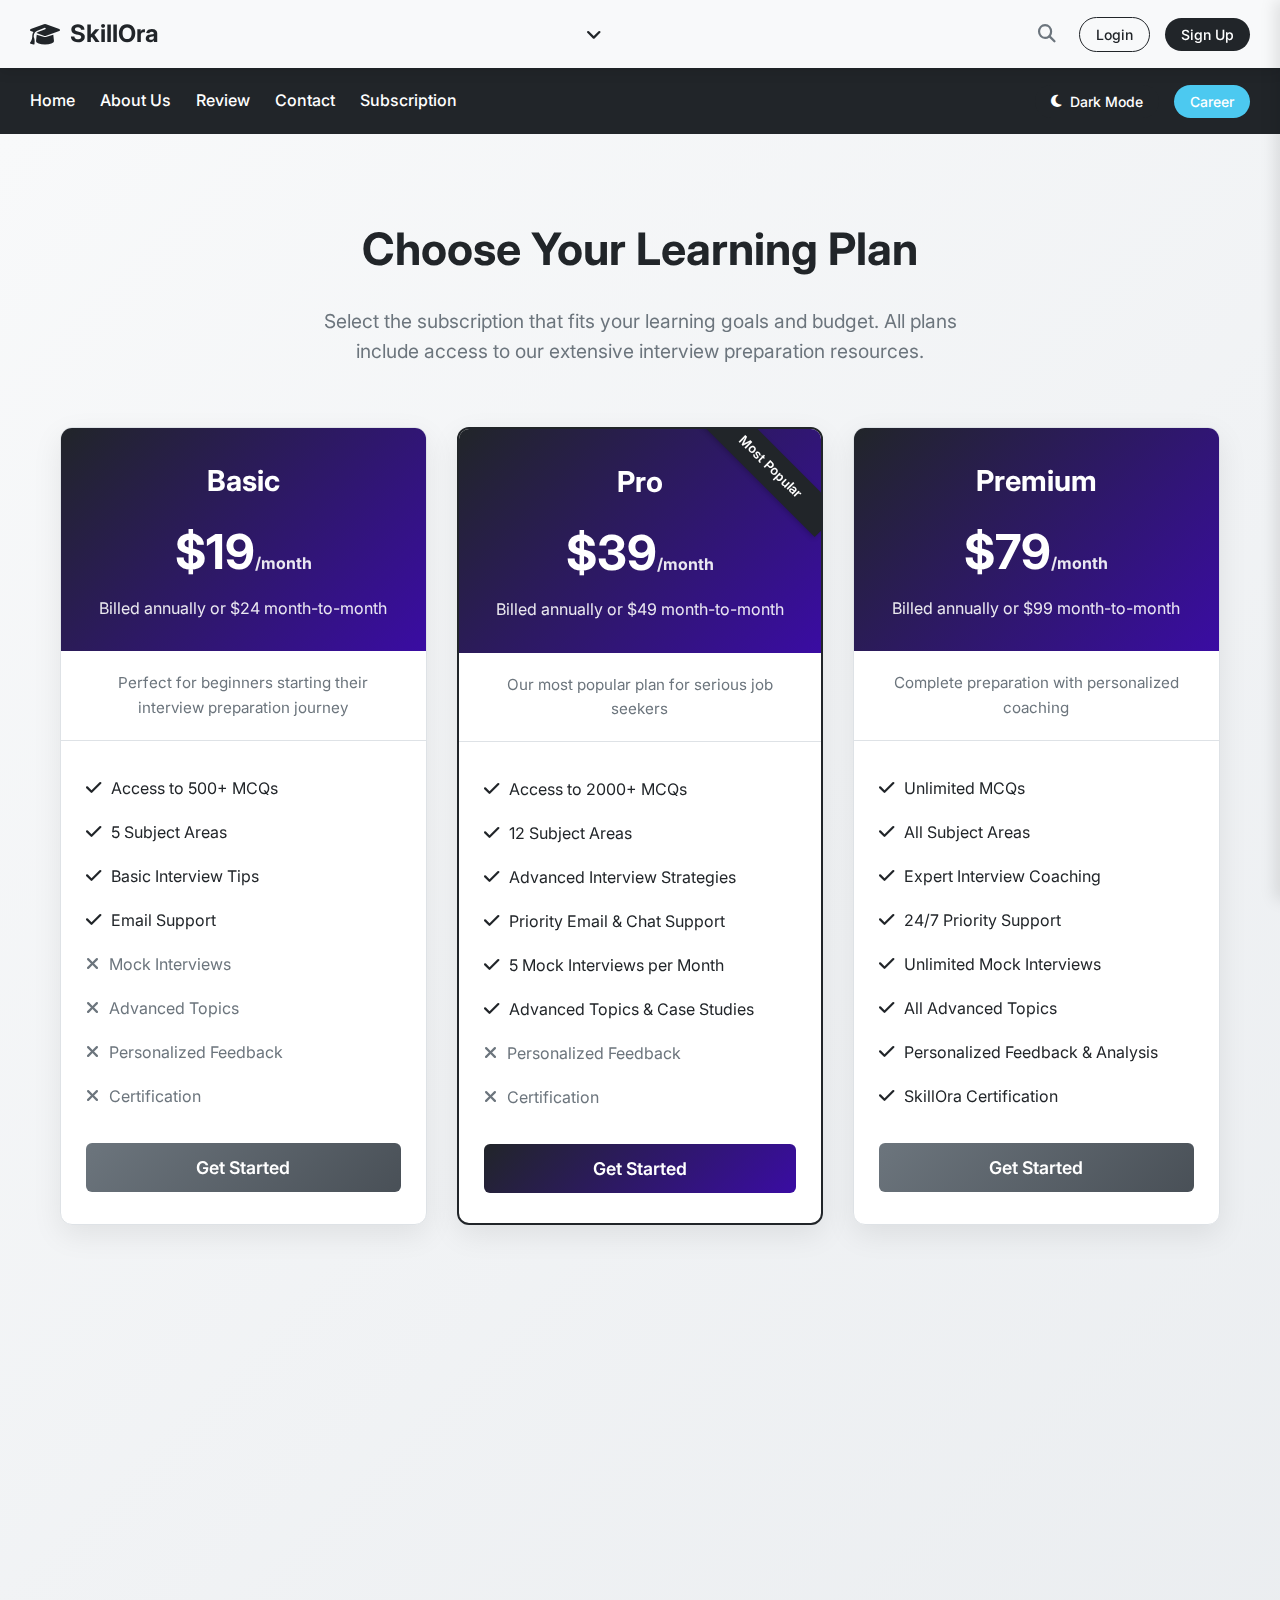
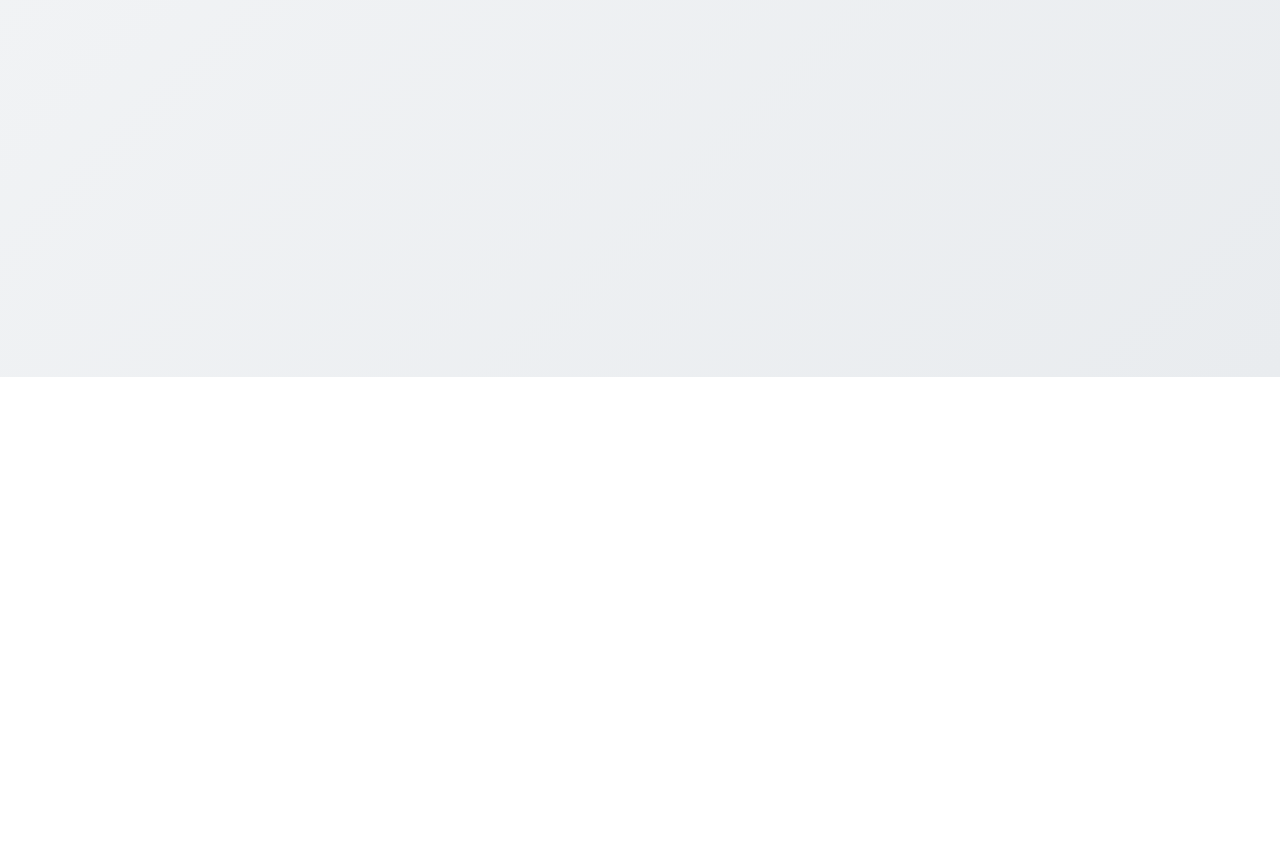
<file: subscription.html>
<!DOCTYPE html>
<html lang="en">
<head>
  <meta charset="UTF-8" />
  <meta name="viewport" content="width=device-width, initial-scale=1.0"/>
  <title>Subscription - SkillOra</title>

  <!-- Font Awesome -->
  <link rel="stylesheet" href="https://cdnjs.cloudflare.com/ajax/libs/font-awesome/6.4.0/css/all.min.css">

  <!-- Google Font -->
  <link href="https://fonts.googleapis.com/css2?family=Inter:wght@300;400;500;600;700&display=swap" rel="stylesheet">

  <!-- AOS CSS -->
  <link href="https://unpkg.com/aos@2.3.4/dist/aos.css" rel="stylesheet">

  <!-- Custom CSS -->
  <link rel="stylesheet" href="style.css">
</head>
<body>
  <canvas id="particles"></canvas>
  
  <!-- Top Bar -->
  <div class="top-bar" data-aos="fade-down">
    <div class="top-left">
      <div class="logo">
        <i class="fas fa-graduation-cap"></i>
         <a href="index.html"> <span>SkillOra</span> </a>
      </div>
    </div>

    <div class="top-center">
      <button class="click-toggle" onclick="toggleSecondBar()">
        <i class="fas fa-angle-down"></i>
      </button>
    </div>

    <div class="top-right">
      <div class="search-container">
        <button class="search-icon" onclick="toggleSearch()">
          <i class="fas fa-search"></i>
        </button>
        <input type="text" placeholder="Search..." id="search-input" />
      </div>
      <button class="btn login" onclick="toggleLogin()">Login</button>
      <button class="btn signup" onclick="toggleSignup()">Sign Up</button>
    </div>
  </div>

  <!-- Second Bar -->
  <div id="second-bar" class="second-bar" data-aos="fade-down" data-aos-delay="150">
    <div class="nav-links">
      <a href="index.html">Home</a>
      <a href="taking.html">About Us</a>
      <a href="review.html">Review</a>
      <a href="contact.html">Contact</a>
      <a href="subscription.html" class="active">Subscription</a>
    </div>
    
    <div class="nav-controls">
      <!-- Theme Toggle Button -->
      <div class="theme-toggle-container">
        <button id="themeToggle" class="theme-toggle-btn" aria-label="Toggle dark mode">
          <i class="fas fa-moon" id="themeIcon"></i>
          <span id="themeText">Dark Mode</span>
        </button>
      </div>
      
      <div class="career-btn">
        <button class="btn career" onclick="openSidebar()">Career</button>
      </div>
    </div>
  </div>
  
  <!-- Career Sidebar -->
  <div id="career-sidebar" class="career-sidebar" data-aos="fade-right">
    <div class="sidebar-header">
      <h3 id="sidebar-title">interviwer Subjects</h3>
      <span class="close-btn" onclick="closeSidebar()">✖</span>
    </div>
    
    <!-- interviwer Subjects -->
    <ul id="interviwer-subjects" class="subject-list" data-aos="fade-up">
      <li><a href="game.html?course=Full-Stack%20Web%20Development">Web Development</a></li>
      <li><a href="game.html?course=Data%20Science%20%26%20Analytics">Data Science</a></li>
      <li><a href="game.html?course=Cloud%20Computing%20with%20AWS%20%26%20Azure">Computer Science</a></li>
      <li><a href="game.html?course=Software%20Engineering">Machine Learning</a></li>
      <li><a href="game.html?course=Cybersecurity%20Fundamentals">Networking</a></li>
      <li><a href="game.html?course=Digital%20Marketing%20%26%20SEO%20Mastery">Cyber Security</a></li>
      <li><a href="game.html?course=Financial%20Literacy%20%26%20Investing%20Basics">Software Engineering</a></li>
      <li><a href="game.html?course=Public%20Speaking%20%26%20Communication%20Skills">Cloud Computing</a></li>
      <li><a href="game.html?course=Project%20Management%20with%20Agile%20%26%20Scrum">Mobile App Development</a></li>
      <li><a href="game.html?course=Database%20Management">Database Management</a></li>
    </ul>
    
    <!-- interviwee Subjects -->
    <ul id="interviwee-subjects" class="subject-list" data-aos="fade-up" data-aos-delay="150">
      <li><a href="interviewer.html?course=Full-Stack%20Web%20Development">Web Development</a></li>
      <li><a href="interviewer.html?course=Data%20Science%20%26%20Analytics">Data Science</a></li>
      <li><a href="interviewer.html?course=Cybersecurity%20Fundamentals">Computer Science</a></li>
      <li><a href="interviewer.html?course=Cloud%20Computing%20with%20AWS%20%26%20Azure">Machine Learning</a></li>
      <li><a href="interviewer.html?course=Digital%20Marketing%20%26%20SEO%20Mastery">Networking</a></li>
      <li><a href="interviewer.html?course=Graphic%20Design%20%26%20UI%2FUX%20Essentials">Cyber Security</a></li>
      <li><a href="interviewer.html?course=Financial%20Literacy%20%26%20Investing%20Basics">Software Engineering</a></li>
      <li><a href="interviewer.html?course=Public%20Speaking%20%26%20Communication%20Skills">Cloud Computing</a></li>
      <li><a href="interviewer.html?course=Project%20Management%20with%20Agile%20%26%20Scrum">Mobile App Development</a></li>
      <li><a href="interviewer.html?course=Health%2C%20Fitness%20%26%20Nutrition%20Fundamentals">Database Management</a></li>
    </ul>
  </div>

  <!-- Subscription Section -->
  <section class="subscription-section">
    <div class="container">
      <div class="subscription-header" data-aos="fade-up">
        <h2>Choose Your Learning Plan</h2>
        <p>Select the subscription that fits your learning goals and budget. All plans include access to our extensive interview preparation resources.</p>
      </div>
      
      <div class="plans-container">
        <!-- Basic Plan -->
        <div class="plan-card" data-aos="flip-left">
          <div class="plan-header">
            <h3 class="plan-name">Basic</h3>
            <div class="plan-price">$19<span class="plan-period">/month</span></div>
            <p class="plan-period">Billed annually or $24 month-to-month</p>
          </div>
          <div class="plan-description">
            Perfect for beginners starting their interview preparation journey
          </div>
          <div class="plan-features">
            <ul>
              <li><i class="fas fa-check"></i> Access to 500+ MCQs</li>
              <li><i class="fas fa-check"></i> 5 Subject Areas</li>
              <li><i class="fas fa-check"></i> Basic Interview Tips</li>
              <li><i class="fas fa-check"></i> Email Support</li>
              <li class="disabled"><i class="fas fa-times"></i> Mock Interviews</li>
              <li class="disabled"><i class="fas fa-times"></i> Advanced Topics</li>
              <li class="disabled"><i class="fas fa-times"></i> Personalized Feedback</li>
              <li class="disabled"><i class="fas fa-times"></i> Certification</li>
            </ul>
          </div>
          <div class="plan-actions">
            <button class="btn-subscribe secondary">Get Started</button>
          </div>
        </div>
        
        <!-- Pro Plan -->
        <div class="plan-card popular" data-aos="zoom-in" data-aos-delay="200">
          <div class="popular-badge">Most Popular</div>
          <div class="plan-header">
            <h3 class="plan-name">Pro</h3>
            <div class="plan-price">$39<span class="plan-period">/month</span></div>
            <p class="plan-period">Billed annually or $49 month-to-month</p>
          </div>
          <div class="plan-description">
            Our most popular plan for serious job seekers
          </div>
          <div class="plan-features">
            <ul>
              <li><i class="fas fa-check"></i> Access to 2000+ MCQs</li>
              <li><i class="fas fa-check"></i> 12 Subject Areas</li>
              <li><i class="fas fa-check"></i> Advanced Interview Strategies</li>
              <li><i class="fas fa-check"></i> Priority Email & Chat Support</li>
              <li><i class="fas fa-check"></i> 5 Mock Interviews per Month</li>
              <li><i class="fas fa-check"></i> Advanced Topics & Case Studies</li>
              <li class="disabled"><i class="fas fa-times"></i> Personalized Feedback</li>
              <li class="disabled"><i class="fas fa-times"></i> Certification</li>
            </ul>
          </div>
          <div class="plan-actions">
            <button class="btn-subscribe">Get Started</button>
          </div>
        </div>
        
        <!-- Premium Plan -->
        <div class="plan-card" data-aos="flip-right" data-aos-delay="300">
          <div class="plan-header">
            <h3 class="plan-name">Premium</h3>
            <div class="plan-price">$79<span class="plan-period">/month</span></div>
            <p class="plan-period">Billed annually or $99 month-to-month</p>
          </div>
          <div class="plan-description">
            Complete preparation with personalized coaching
          </div>
          <div class="plan-features">
            <ul>
              <li><i class="fas fa-check"></i> Unlimited MCQs</li>
              <li><i class="fas fa-check"></i> All Subject Areas</li>
              <li><i class="fas fa-check"></i> Expert Interview Coaching</li>
              <li><i class="fas fa-check"></i> 24/7 Priority Support</li>
              <li><i class="fas fa-check"></i> Unlimited Mock Interviews</li>
              <li><i class="fas fa-check"></i> All Advanced Topics</li>
              <li><i class="fas fa-check"></i> Personalized Feedback & Analysis</li>
              <li><i class="fas fa-check"></i> SkillOra Certification</li>
            </ul>
          </div>
          <div class="plan-actions">
            <button class="btn-subscribe secondary">Get Started</button>
          </div>
        </div>
      </div>

      <!-- FAQ Section -->
      <div class="subscription-faq-section" data-aos="fade-up">
        <h3>Frequently Asked Questions</h3>
        <div class="subscription-faq-container">
          <div class="subscription-faq-item" data-aos="fade-up">
            <div class="subscription-faq-question">
              <span>Can I change my plan later?</span>
              <i class="fas fa-chevron-down"></i>
            </div>
            <div class="subscription-faq-answer">
              <p>Yes, you can upgrade or downgrade your plan at any time...</p>
            </div>
          </div>

          <div class="subscription-faq-item" data-aos="fade-up" data-aos-delay="100">
            <div class="subscription-faq-question">
              <span>Do you offer a free trial?</span>
              <i class="fas fa-chevron-down"></i>
            </div>
            <div class="subscription-faq-answer">
              <p>Yes, we offer a 7-day free trial for our Pro plan...</p>
            </div>
          </div>

          <div class="subscription-faq-item" data-aos="fade-up" data-aos-delay="200">
            <div class="subscription-faq-question">
              <span>What payment methods do you accept?</span>
              <i class="fas fa-chevron-down"></i>
            </div>
            <div class="subscription-faq-answer">
              <p>We accept all major credit cards, PayPal, and bank transfers...</p>
            </div>
          </div>

          <div class="subscription-faq-item" data-aos="fade-up" data-aos-delay="300">
            <div class="subscription-faq-question">
              <span>Can I cancel my subscription anytime?</span>
              <i class="fas fa-chevron-down"></i>
            </div>
            <div class="subscription-faq-answer">
              <p>Yes, you can cancel your subscription at any time...</p>
            </div>
          </div>

          <div class="subscription-faq-item" data-aos="fade-up" data-aos-delay="400">
            <div class="subscription-faq-question">
              <span>Are the mock interviews conducted by humans?</span>
              <i class="fas fa-chevron-down"></i>
            </div>
            <div class="subscription-faq-answer">
              <p>Yes, mock interviews are conducted by experienced professionals...</p>
            </div>
          </div>
        </div>
      </div>
    </div>
  </section>

  <!-- Footer -->
  <footer class="site-footer" data-aos="fade-up" data-aos-offset="50">
    <div class="footer-container">
      <div class="footer-section">
        <h3>About Us</h3>
        <p>We help candidates prepare and excel in their interviews...</p>
      </div>

      <div class="footer-section">
        <h3>Quick Links</h3>
        <ul>
          <li><a href="index.html">Home</a></li>
          <li><a href="taking.html">About Us</a></li>
          <li><a href="review.html">Review</a></li>
          <li><a href="contact.html">Contact</a></li>
          <li><a href="subscription.html">Subscription</a></li>
        </ul>
      </div>

      <div class="footer-section">
        <h3>Contact Us</h3>
        <p>Email: <a href="mailto:info@skillora.com">info@skillora.com</a></p>
        <p>Phone: <a href="tel:+923001234567">+92-300-1234567</a></p>
        <p>Location: Hyderabad, Pakistan</p>
      </div>

      <div class="footer-section">
        <h3>Follow Us</h3>
        <div class="social-icons">
          <div class="social-icons">
          <a href="https://www.facebook.com/yourpage" target="_blank" aria-label="Facebook">
            <i class="fab fa-facebook-f"></i>
          </a>
          <a href="https://twitter.com/yourprofile" target="_blank" aria-label="Twitter">
            <i class="fab fa-twitter"></i>
          </a>
          <a href="https://www.instagram.com/yourprofile" target="_blank" aria-label="Instagram">
            <i class="fab fa-instagram"></i>
          </a>
          <a href="https://www.youtube.com/yourchannel" target="_blank" aria-label="YouTube">
            <i class="fab fa-youtube"></i>
          </a>
        </div>
        </div>
      </div>
    </div>
  
  </footer>

  <!-- AOS Script -->
  <script src="https://unpkg.com/aos@2.3.4/dist/aos.js"></script>
  <script>
    AOS.init({
      duration: 1000,
      once: true,
      offset: 100,
    });
  </script>

  <script src="script.js"></script>
</body>
</html>
</file>
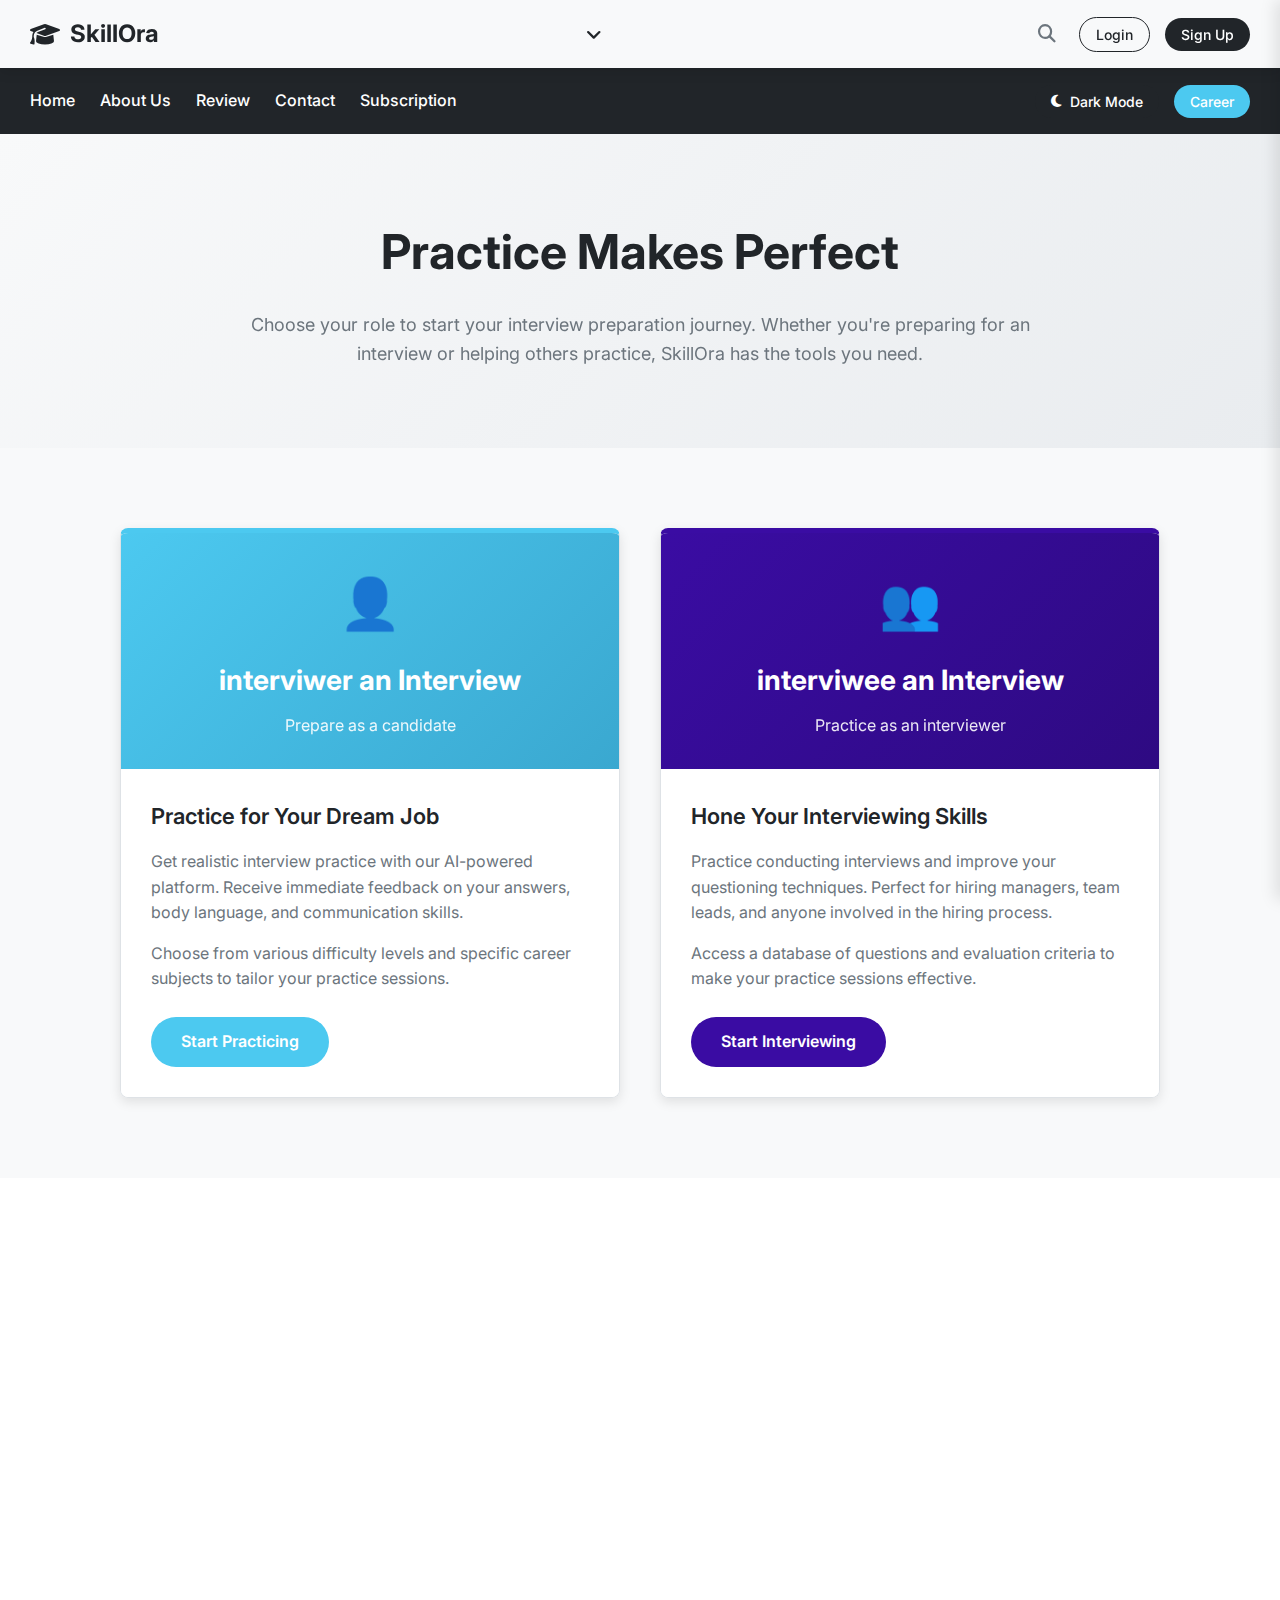
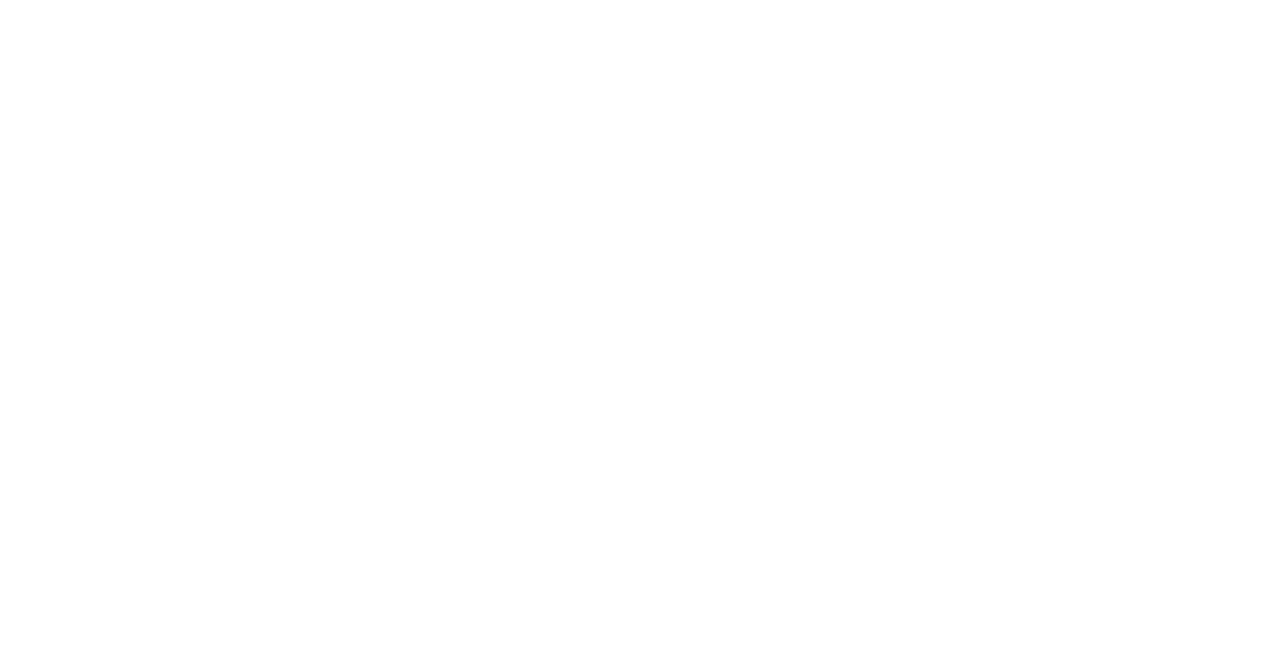
<file: taking.html>
<!DOCTYPE html>
<html lang="en">
<head>
  <meta charset="UTF-8" />
  <meta name="viewport" content="width=device-width, initial-scale=1.0"/>
  <title>About Us - SkillOra</title>

  <!-- Font Awesome & Google Fonts -->
  <link rel="stylesheet" href="https://cdnjs.cloudflare.com/ajax/libs/font-awesome/6.4.0/css/all.min.css">
  <link href="https://fonts.googleapis.com/css2?family=Inter:wght@300;400;500;600;700&display=swap" rel="stylesheet">

  <!-- AOS Animation Library -->
  <link href="https://unpkg.com/aos@2.3.4/dist/aos.css" rel="stylesheet">

  <!-- Your Custom CSS -->
  <link rel="stylesheet" href="style.css">
</head>
<body>
  <canvas id="particles"></canvas>
  
  <!-- Top Bar -->
  <div class="top-bar" data-aos="fade-down">
    <div class="top-left">
      <div class="logo">
        <i class="fas fa-graduation-cap"></i>
         <a href="index.html"> <span>SkillOra</span> </a>
      </div>
    </div>

    <div class="top-center">
      <button class="click-toggle" onclick="toggleSecondBar()">
        <i class="fas fa-angle-down"></i>
      </button>
    </div>

    <div class="top-right">
      <div class="search-container">
        <button class="search-icon" onclick="toggleSearch()">
          <i class="fas fa-search"></i>
        </button>
        <input type="text" placeholder="Search..." id="search-input" />
      </div>
      <button class="btn login" onclick="toggleLogin()">Login</button>
      <button class="btn signup" onclick="toggleSignup()">Sign Up</button>
    </div>
  </div>

  <!-- Second Bar -->
  <div id="second-bar" class="second-bar" data-aos="fade-down" data-aos-delay="200">
    <div class="nav-links">
      <a href="index.html">Home</a>
      <a href="taking.html">About Us</a>
      <a href="review.html">Review</a>
      <a href="contact.html">Contact</a>
      <a href="subscription.html">Subscription</a>
    </div>
    
    <div class="nav-controls">
      <!-- Theme Toggle Button -->
      <div class="theme-toggle-container">
        <button id="themeToggle" class="theme-toggle-btn" aria-label="Toggle dark mode">
          <i class="fas fa-moon" id="themeIcon"></i>
          <span id="themeText">Dark Mode</span>
        </button>
      </div>
      
      <div class="career-btn">
        <button class="btn career" onclick="openSidebar()">Career</button>
      </div>
    </div>
  </div>
  
  <!-- Career Sidebar -->
  <div id="career-sidebar" class="career-sidebar" data-aos="fade-right">
    <div class="sidebar-header">
      <h3 id="sidebar-title">interviwer Subjects</h3>
      <span class="close-btn" onclick="closeSidebar()">✖</span>
    </div>
    
    <!-- interviwer Subjects List -->
    <ul id="interviwer-subjects" class="subject-list" data-aos="fade-up">
      <li><a href="game.html?course=Full-Stack%20Web%20Development">Web Development</a></li>
      <li><a href="game.html?course=Data%20Science%20%26%20Analytics">Data Science</a></li>
      <li><a href="game.html?course=Cloud%20Computing%20with%20AWS%20%26%20Azure">Computer Science</a></li>
      <li><a href="game.html?course=Software%20Engineering">Machine Learning</a></li>
      <li><a href="game.html?course=Cybersecurity%20Fundamentals">Networking</a></li>
      <li><a href="game.html?course=Digital%20Marketing%20%26%20SEO%20Mastery">Cyber Security</a></li>
      <li><a href="game.html?course=Financial%20Literacy%20%26%20Investing%20Basics">Software Engineering</a></li>
      <li><a href="game.html?course=Public%20Speaking%20%26%20Communication%20Skills">Cloud Computing</a></li>
      <li><a href="game.html?course=Project%20Management%20with%20Agile%20%26%20Scrum">Mobile App Development</a></li>
      <li><a href="game.html?course=Database%20Management">Database Management</a></li>
    </ul>
    
    <!-- interviwee Subjects List -->
    <ul id="interviwee-subjects" class="subject-list" data-aos="fade-up" data-aos-delay="200">
      <li><a href="interviewer.html?course=Full-Stack%20Web%20Development">Web Development</a></li>
      <li><a href="interviewer.html?course=Data%20Science%20%26%20Analytics">Data Science</a></li>
      <li><a href="interviewer.html?course=Cybersecurity%20Fundamentals">Computer Science</a></li>
      <li><a href="interviewer.html?course=Cloud%20Computing%20with%20AWS%20%26%20Azure">Machine Learning</a></li>
      <li><a href="interviewer.html?course=Digital%20Marketing%20%26%20SEO%20Mastery">Networking</a></li>
      <li><a href="interviewer.html?course=Graphic%20Design%20%26%20UI%2FUX%20Essentials">Cyber Security</a></li>
      <li><a href="interviewer.html?course=Financial%20Literacy%20%26%20Investing%20Basics">Software Engineering</a></li>
      <li><a href="interviewer.html?course=Public%20Speaking%20%26%20Communication%20Skills">Cloud Computing</a></li>
      <li><a href="interviewer.html?course=Project%20Management%20with%20Agile%20%26%20Scrum">Mobile App Development</a></li>
      <li><a href="interviewer.html?course=Health%2C%20Fitness%20%26%20Nutrition%20Fundamentals">Database Management</a></li>
    </ul>
  </div>

  <!-- Hero Section -->
  <section class="hero-section" data-aos="fade-up">
    <div class="container">
      <h1 data-aos="zoom-in" data-aos-delay="200">Practice Makes Perfect</h1>
      <p data-aos="fade-up" data-aos-delay="400">
        Choose your role to start your interview preparation journey. Whether you're preparing for an interview or helping others practice, SkillOra has the tools you need.
      </p>
    </div>
  </section>
  
  <!-- Choice Section -->
  <section class="choice-section">
    <div class="choice-container">
      <!-- interviwer Interview Card -->
      <div class="choice-card interviwer" data-aos="fade-right">
        <div class="choice-header">
          <div class="choice-icon">👤</div>
          <h2>interviwer an Interview</h2>
          <p>Prepare as a candidate</p>
        </div>
        <div class="choice-content">
          <h3>Practice for Your Dream Job</h3>
          <p>Get realistic interview practice with our AI-powered platform. Receive immediate feedback on your answers, body language, and communication skills.</p>
          <p>Choose from various difficulty levels and specific career subjects to tailor your practice sessions.</p>
          <a href="game.html?course=Full-Stack%20Web%20Development" class="choice-btn">Start Practicing</a>
        </div>
      </div>
      
      <!-- interviwee Interview Card -->
      <div class="choice-card interviwee" data-aos="fade-left">
        <div class="choice-header">
          <div class="choice-icon">👥</div>
          <h2>interviwee an Interview</h2>
          <p>Practice as an interviewer</p>
        </div>
        <div class="choice-content">
          <h3>Hone Your Interviewing Skills</h3>
          <p>Practice conducting interviews and improve your questioning techniques. Perfect for hiring managers, team leads, and anyone involved in the hiring process.</p>
          <p>Access a database of questions and evaluation criteria to make your practice sessions effective.</p>
          <a href="interviewer.html?course=Full-Stack%20Web%20Development" class="choice-btn">Start Interviewing</a>        
        </div>
      </div>
    </div>
  </section>
  
  <!-- Testimonials Section -->
  <section class="testimonials-section" data-aos="fade-up">
    <h2 data-aos="zoom-in">What Our Users Say</h2>
    <div class="testimonials-container">
      <div class="testimonial-card" data-aos="flip-left">
        <div class="testimonial-content">
          "SkillOra helped me tremendously in preparing for my technical interviews. The realistic practice sessions gave me the confidence I needed to ace my actual interviews."
        </div>
        <div class="testimonial-author">
          <div class="author-avatar">AK</div>
          <div class="author-info">
            <h4>Ahmed Khan</h4>
            <p>Software Engineer at TechSolutions</p>
          </div>
        </div>
      </div>
      
      <div class="testimonial-card" data-aos="flip-up">
        <div class="testimonial-content">
          "As a hiring manager, SkillOra's 'interviwee Interview' feature has been invaluable for refining my questioning techniques and evaluation criteria."
        </div>
        <div class="testimonial-author">
          <div class="author-avatar">SR</div>
          <div class="author-info">
            <h4>Sarah Riaz</h4>
            <p>HR Manager at InnovateCorp</p>
          </div>
        </div>
      </div>
      
      <div class="testimonial-card" data-aos="flip-right">
        <div class="testimonial-content">
          "The detailed feedback and analytics provided after each practice session helped me identify my weak areas and improve significantly."
        </div>
        <div class="testimonial-author">
          <div class="author-avatar">MJ</div>
          <div class="author-info">
            <h4>Maria Javed</h4>
            <p>Data Analyst at DataWorks</p>
          </div>
        </div>
      </div>
    </div>
  </section>
  
  <!-- Footer -->
  <footer class="site-footer" data-aos="fade-up">
    <div class="footer-container">
      <div class="footer-section" data-aos="fade-right">
        <h3>About Us</h3>
        <p>
          We help candidates prepare and excel in their interviews through
          mock sessions, expert guidance, and real-time feedback to ensure
          career success.
        </p>
      </div>
      <div class="footer-section" data-aos="fade-up" data-aos-delay="200">
        <h3>Quick Links</h3>
        <ul>
          <li><a href="index.html">Home</a></li>
          <li><a href="taking.html">About Us</a></li>
          <li><a href="review.html">Review</a></li>
          <li><a href="contact.html">Contact</a></li>
          <li><a href="subscription.html">Subscription</a></li>
        </ul>
      </div>
      <div class="footer-section" data-aos="fade-up" data-aos-delay="400">
        <h3>Contact Us</h3>
        <p>Email: <a href="mailto:info@skillora.com">info@skillora.com</a></p>
        <p>Phone: <a href="tel:+923001234567">+92-300-1234567</a></p>
        <p>Location: Hyderabad, Pakistan</p>
      </div>
      <div class="footer-section" data-aos="fade-left" data-aos-delay="600">
        <h3>Follow Us</h3>
        <div class="social-icons">
          <a href="https://www.facebook.com/yourpage" target="_blank" aria-label="Facebook">
            <i class="fab fa-facebook-f"></i>
          </a>
          <a href="https://twitter.com/yourprofile" target="_blank" aria-label="Twitter">
            <i class="fab fa-twitter"></i>
          </a>
          <a href="https://www.instagram.com/yourprofile" target="_blank" aria-label="Instagram">
            <i class="fab fa-instagram"></i>
          </a>
          <a href="https://www.youtube.com/yourchannel" target="_blank" aria-label="YouTube">
            <i class="fab fa-youtube"></i>
          </a>
        </div>
      </div>
    </div>
  </footer>

  <!-- Your JavaScript -->
  <script src="script.js"></script>

  <!-- AOS JS Initialization -->
  <script src="https://unpkg.com/aos@2.3.4/dist/aos.js"></script>
  <script>
    AOS.init({
      duration: 1000,
      once: true
    });
  </script>
</body>
</html>
</file>
<file: web.css>
/* --- Enhanced Base Styles --- */
:root {
  --bg1: #0f0f23;
  --bg2: #1a1a2e;
  --accent: #ff6b6b;
  --accent-2: #4ecdc4;
  --accent-3: #ffe66d;
  --card1: #ff6b6b;
  --card2: #4ecdc4;
  --card3: #45b7d1;
  --text: #f0f0f0;
  --muted: #8a8f98;
  --success: #1dd1a1;
  --error: #ff6b6b;
  --surface: rgba(26, 26, 46, 0.8);
  --surface-elevated: rgba(30, 30, 60, 0.9);
  --border: rgba(255, 255, 255, 0.15);
  --card-shadow: 0 15px 35px rgba(0, 0, 0, 0.5);
  --transition-smooth: all 0.4s cubic-bezier(0.25, 0.46, 0.45, 0.94);
  --glow-1: 0 0 30px rgba(255, 107, 107, 0.6);
  --glow-2: 0 0 30px rgba(78, 205, 196, 0.6);
  --glow-3: 0 0 30px rgba(69, 183, 209, 0.6);
  --gradient-primary: linear-gradient(135deg, #667eea 0%, #764ba2 100%);
  --gradient-secondary: linear-gradient(135deg, #f093fb 0%, #f5576c 100%);
  --gradient-success: linear-gradient(135deg, #4facfe 0%, #00f2fe 100%);
  --gradient-danger: linear-gradient(135deg, #fa709a 0%, #fee140 100%);
}

* {
  box-sizing: border-box;
}

html, body {
  height: 100%;
  scroll-behavior: smooth;
}

body {
  margin: 0;
  font-family: 'Poppins', 'Inter', ui-sans-serif, system-ui, -apple-system, BlinkMacSystemFont, "Segoe UI", Roboto, "Helvetica Neue", Arial, sans-serif;
  color: var(--text);
  background: 
    radial-gradient(ellipse at top, rgba(102, 126, 234, 0.15), transparent 70%),
    radial-gradient(ellipse at bottom right, rgba(118, 75, 162, 0.1), transparent 70%),
    linear-gradient(180deg, #0a0a1a 0%, #0f0f23 40%, #0a0a1a 100%);
  background-attachment: fixed;
  line-height: 1.6;
  overflow-x: hidden;
  position: relative;
}

/* Animated background elements */
body::before {
  content: '';
  position: fixed;
  top: 0;
  left: 0;
  width: 100%;
  height: 100%;
  background: 
    radial-gradient(circle at 20% 80%, rgba(255, 107, 107, 0.1) 0%, transparent 50%),
    radial-gradient(circle at 80% 20%, rgba(78, 205, 196, 0.1) 0%, transparent 50%),
    radial-gradient(circle at 40% 40%, rgba(255, 230, 109, 0.05) 0%, transparent 50%);
  z-index: -1;
  animation: float 20s infinite linear;
}

@keyframes float {
  0% { transform: translate(0, 0) rotate(0deg); }
  50% { transform: translate(-10px, -10px) rotate(180deg); }
  100% { transform: translate(0, 0) rotate(360deg); }
}

/* --- Enhanced Gate (difficulty selection) --- */
.gate {
  position: fixed;
  inset: 0;
  display: grid;
  place-items: center;
  z-index: 999;
  background: rgba(10, 10, 26, 0.95);
  backdrop-filter: blur(20px);
  animation: fadeIn 0.8s ease-out;
}

.gate-card {
  background: linear-gradient(165deg, #0f0f23, #1a1a2e);
  border: 1px solid var(--border);
  border-radius: 32px;
  padding: 0;
  width: min(800px, 92vw);
  box-shadow: 
    0 40px 80px -20px rgba(0, 0, 0, 0.6),
    inset 0 1px 0 rgba(255, 255, 255, 0.1);
  overflow: hidden;
  animation: slideUp 0.8s cubic-bezier(0.16, 1, 0.3, 1);
  position: relative;
  overflow: hidden;
}

.gate-card::before {
  content: '';
  position: absolute;
  top: -50%;
  left: -50%;
  width: 200%;
  height: 200%;
  background: linear-gradient(
    to bottom right,
    rgba(255, 255, 255, 0.05) 0%,
    transparent 50%,
    rgba(255, 255, 255, 0.05) 100%
  );
  transform: rotate(30deg);
  animation: shine 8s infinite linear;
}

@keyframes shine {
  0% { transform: translateX(-100%) translateY(-100%) rotate(30deg); }
  100% { transform: translateX(100%) translateY(100%) rotate(30deg); }
}

.gate-content {
  padding: 20px 20px;
  text-align: center;
  position: relative;
  z-index: 1;
}

.title {
  margin: 0 0 20px;
  font-size: clamp(36px, 6vw, 56px);
  font-weight: 800;
  background: linear-gradient(135deg, #ffd166, #fca5a5, #60a5fa);
  -webkit-background-clip: text;
  -webkit-text-fill-color: transparent;
  background-clip: text;
  letter-spacing: -0.025em;
  line-height: 1.2;
  text-shadow: 0 5px 15px rgba(0, 0, 0, 0.3);
}

.subtitle {
  margin: 0 0 40px;
  color: var(--muted);
  font-size: 22px;
  font-weight: 500;
  line-height: 1.4;
}

.hint {
  margin-top: 32px;
  color: var(--muted);
  font-size: 16px;
  padding: 10px;
  background: rgba(15, 15, 35, 0.6);
  border-radius: 16px;
  border-left: 4px solid var(--accent);
  line-height: 1.5;
  backdrop-filter: blur(10px);
}

.hint code {
  background: rgba(0, 0, 0, 0.3);
  padding: 4px 8px;
  border-radius: 6px;
  font-size: 0.9em;
  font-family: 'Fira Code', monospace;
}

.difficulty-buttons {
  display: flex;
  gap: 24px;
  flex-wrap: wrap;
  justify-content: center;
}

.diff-btn {
  flex: 1;
  min-width: 180px;
  padding: 28px 24px;
  border: 0;
  border-radius: 24px;
  cursor: pointer;
  color: #0a0a1a;
  font-weight: 800;
  font-size: 22px;
  letter-spacing: 0.4px;
  background: var(--gradient-success);
  box-shadow: 0 15px 35px rgba(0, 0, 0, 0.3);
  transition: var(--transition-smooth);
  position: relative;
  overflow: hidden;
  display: flex;
  flex-direction: column;
  align-items: center;
  gap: 10px;
  z-index: 1;
}

.diff-btn:disabled {
  filter: grayscale(0.7);
  cursor: not-allowed;
  opacity: 0.7;
  transform: none !important;
}

.diff-btn:not(:disabled):hover {
  transform: translateY(-8px) scale(1.03);
  box-shadow: 0 25px 50px rgba(0, 0, 0, 0.4);
}

.diff-btn:nth-child(2) {
  background: var(--gradient-primary);
}

.diff-btn:nth-child(3) {
  background: var(--gradient-danger);
}

.diff-btn::after {
  content: '';
  position: absolute;
  top: 0;
  left: 0;
  width: 100%;
  height: 100%;
  background: linear-gradient(rgba(255, 255, 255, 0.3), transparent);
  opacity: 0;
  transition: opacity 0.4s;
  z-index: -1;
}

.diff-btn:hover::after {
  opacity: 1;
}

.diff-icon {
  font-size: 40px;
  line-height: 1;
  filter: drop-shadow(0 2px 4px rgba(0, 0, 0, 0.2));
}

.diff-text {
  font-size: 20px;
}

/* --- Enhanced Top bar --- */
.topbar {
  position: sticky;
  top: 0;
  z-index: 10;
  background: linear-gradient(180deg, rgba(15, 15, 35, 0.97), rgba(15, 15, 35, 0.99));
  backdrop-filter: blur(15px);
  border-bottom: 1px solid var(--border);
  box-shadow: 0 8px 32px rgba(0, 0, 0, 0.2);
}

.topbar-content {
  display: grid;
  grid-template-columns: 1fr auto 1fr;
  align-items: center;
  gap: 24px;
  padding: 24px 32px;
  max-width: min(1200px, 94vw);
  margin: 0 auto;
}

.crumb {
  opacity: 0.9;
  font-weight: 600;
  font-size: 18px;
  color: var(--accent-2);
}

.round {
  text-align: center;
  font-weight: 800;
  color: #fff;
  font-size: 24px;
  letter-spacing: 0.5px;
  text-shadow: 0 2px 4px rgba(0, 0, 0, 0.3);
}

.timer-wrap {
  display: flex;
  flex-direction: column;
  gap: 12px;
}

.timer-row {
  display: flex;
  justify-content: flex-end;
  gap: 16px;
  align-items: center;
}

#timerDisplay {
  font-variant-numeric: tabular-nums;
  font-weight: 800;
  font-size: 24px;
  min-width: 50px;
  text-shadow: 0 2px 4px rgba(0, 0, 0, 0.3);
}

.timer-bar {
  height: 14px;
  background: rgba(31, 31, 51, 0.5);
  border-radius: 999px;
  overflow: hidden;
  width: min(520px, 50vw);
  margin-left: auto;
  box-shadow: inset 0 2px 4px rgba(0, 0, 0, 0.2);
  border: 1px solid rgba(255, 255, 255, 0.1);
}

#timerBar {
  height: 100%;
  width: 100%;
  background: linear-gradient(90deg, #1dd1a1, #00d2ff, #ffd166);
  background-size: 200% 100%;
  animation: flow 3s linear infinite;
  border-radius: 999px;
  transition: width 0.2s linear;
  box-shadow: 0 0 10px rgba(29, 209, 161, 0.5);
}

@keyframes flow {
  0% { background-position: 0 0; }
  100% { background-position: 200% 0; }
}

.low-time #timerBar {
  background: linear-gradient(90deg, #ff6b6b, #ffa726, #ffd166);
  animation: pulse 1s infinite alternate, flow 1.5s linear infinite;
}

@keyframes pulse {
  from { opacity: 1; }
  to { opacity: 0.7; }
}

/* --- Enhanced Layout --- */
.wrap {
  display: grid;
  grid-template-columns: 1.6fr 1fr;
  gap: 40px;
  width: min(1200px, 94vw);
  margin: 50px auto 100px;
  align-items: start;
}

.cards {
  grid-column: 1 / -1;
  display: flex;
  gap: 40px;
  justify-content: center;
  flex-wrap: wrap;
  perspective: 1200px;
  padding-top: 10px;
}

/* --- Enhanced Cards --- */
.card {
  width: 340px;
  height: 240px;
  border-radius: 28px;
  cursor: pointer;
  position: relative;
  transform-style: preserve-3d;
  transition: transform 0.8s cubic-bezier(0.2, 0.8, 0.2, 1), 
              filter 0.4s, 
              box-shadow 0.4s;
  box-shadow: var(--card-shadow);
  border: 1px solid var(--border);
  background: linear-gradient(135deg, #101030, #0f0f23);
  animation: cardAppear 0.8s ease-out;
  overflow: hidden;
}

.card:hover {
  transform: translateY(-12px) rotateX(5deg);
  filter: brightness(1.2);
  box-shadow: 0 40px 80px rgba(0, 0, 0, 0.5);
}

.card:nth-child(1) { --c: var(--card1); --glow: var(--glow-1); }
.card:nth-child(2) { --c: var(--card2); --glow: var(--glow-2); }
.card:nth-child(3) { --c: var(--card3); --glow: var(--glow-3); }

.card-front, .card-back {
  position: absolute;
  inset: 0;
  display: flex;
  flex-direction: column;
  align-items: center;
  justify-content: center;
  border-radius: 28px;
  backface-visibility: hidden;
  padding: 28px;
  text-align: center;
  overflow: hidden;
}

.card-front {
  color: #fff;
  font-weight: 800;
  letter-spacing: 0.5px;
  font-size: 26px;
  background: 
    radial-gradient(140% 100% at 100% 0, color-mix(in oklab, var(--c) 70%, #fff 5%), transparent 50%),
    linear-gradient(135deg, color-mix(in oklab, var(--c) 65%, #111 20%), #101030);
  border: 1px solid color-mix(in oklab, var(--c) 55%, #233044);
  text-shadow: 0 2px 8px rgba(0, 0, 0, 0.4);
}

.card-shine {
  position: absolute;
  top: -50%;
  left: -50%;
  width: 200%;
  height: 200%;
  background: linear-gradient(
    to bottom right,
    rgba(255, 255, 255, 0) 0%,
    rgba(255, 255, 255, 0.15) 40%,
    rgba(255, 255, 255, 0.15) 60%,
    rgba(255, 255, 255, 0) 100%
  );
  transform: rotate(30deg);
  transition: all 0.5s ease;
}

.card:hover .card-shine {
  animation: shine 1.5s ease-in-out;
}

@keyframes shine {
  0% { transform: translateY(-100%) rotate(30deg); }
  100% { transform: translateY(100%) rotate(30deg); }
}

.flip-text {
  position: relative;
  z-index: 2;
}

.card-back {
  transform: rotateY(180deg);
  background: linear-gradient(180deg, #0f0f23, #0a0a1a);
  color: #e2e8f0;
  font-size: 20px;
  line-height: 1.5;
  border: 1px solid var(--border);
  padding: 32px;
  display: flex;
  align-items: center;
  justify-content: center;
  overflow: auto;
}

.card.flipped .card-inner {
  transform: rotateY(180deg);
}

.card-inner {
  position: absolute;
  inset: 0;
  transform-style: preserve-3d;
  transition: transform 0.8s cubic-bezier(0.2, 0.8, 0.2, 1);
}

/* --- Enhanced Q/A section (MCQ) --- */
.qa {
  grid-column: 1;
  background: var(--surface-elevated);
  border: 1px solid var(--border);
  border-radius: 28px;
  padding: 0;
  display: none;
  box-shadow: 0 30px 70px rgba(0, 0, 0, 0.4);
  backdrop-filter: blur(15px);
  overflow: hidden;
  animation: slideIn 0.6s ease-out;
  position: relative;
  overflow: hidden;
}

.qa::before {
  content: '';
  position: absolute;
  top: 0;
  left: 0;
  width: 100%;
  height: 4px;
  background: var(--gradient-primary);
}

@keyframes slideIn {
  from {
    opacity: 0;
    transform: translateY(30px);
  }
  to {
    opacity: 1;
    transform: translateY(0);
  }
}

.qa-container {
  padding: 40px;
}

.q {
  margin: 0 0 30px;
  font-weight: 700;
  color: #fff;
  font-size: 24px;
  line-height: 1.5;
}

.options {
  display: flex;
  flex-direction: column;
  gap: 20px;
}

.option-btn {
  padding: 12px 14px;
  border-radius: 20px;
  border: 1px solid var(--border);
  cursor: pointer;
  background: var(--surface);
  color: #e5e7eb;
  text-align: left;
  transition: var(--transition-smooth);
  font-size: 20px;
  font-weight: 500;
  position: relative;
  overflow: hidden;
}

.option-btn:hover {
  background: rgba(30, 30, 60, 1);
  transform: translateY(-5px);
  box-shadow: 0 10px 20px rgba(0, 0, 0, 0.3);
}

.option-btn:disabled {
  opacity: 0.8;
  cursor: not-allowed;
  transform: none !important;
}

.option-btn.correct {
  background: var(--success);
  color: #032114;
  border-color: #0ea271;
  box-shadow: 0 6px 15px rgba(29, 209, 161, 0.4);
  animation: pulseCorrect 0.6s ease-in-out;
}

@keyframes pulseCorrect {
  0% { transform: scale(1); }
  50% { transform: scale(1.05); }
  100% { transform: scale(1); }
}

.option-btn.wrong {
  background: var(--error);
  color: #2b0b0b;
  border-color: #b91c1c;
  box-shadow: 0 6px 15px rgba(255, 107, 107, 0.4);
  animation: shake 0.6s ease-in-out;
}

.next-button {
  margin-top: 30px;
  padding: 14px 12px;
  border-radius: 20px;
  border: 1px solid #3b82f6;
  background: var(--gradient-primary);
  color: #081223;
  font-weight: 800;
  cursor: pointer;
  box-shadow: 0 15px 30px rgba(0, 0, 0, 0.4);
  transition: var(--transition-smooth);
  font-size: 20px;
  width: 100%;
  letter-spacing: 0.5px;
  display: flex;
  align-items: center;
  justify-content: space-between;
}

.next-button:hover {
  transform: translateY(-5px);
  filter: brightness(1.15);
  box-shadow: 0 20px 40px rgba(0, 0, 0, 0.5);
}

.btn-text {
  flex: 1;
  text-align: center;
}

.btn-arrow {
  font-size: 26px;
}

.primary.outline {
  background: transparent;
  color: #e5e7eb;
  border-color: #425674;
}

.primary.outline:hover {
  background: rgba(15, 15, 35, 0.5);
}

/* --- Enhanced Log --- */
.log {
  grid-column: 2;
  position: sticky;
  top: 100px;
  align-self: start;
  background: var(--surface-elevated);
  border: 1px solid var(--border);
  border-radius: 28px;
  padding: 0;
  box-shadow: 0 30px 70px rgba(0, 0, 0, 0.4);
  max-height: 80vh;
  overflow: hidden;
  display: flex;
  flex-direction: column;
  backdrop-filter: blur(15px);
}

.log-header {
  display: flex;
  align-items: center;
  justify-content: space-between;
  padding: 28px 28px 20px;
  border-bottom: 1px solid var(--border);
}

.log-header h3 {
  margin: 0;
  font-size: 22px;
  color: #fff;
  font-weight: 800;
  letter-spacing: 0.5px;
}

.log-badge {
  background: var(--gradient-primary);
  color: #081223;
  padding: 8px 16px;
  border-radius: 24px;
  font-weight: 700;
  font-size: 16px;
  box-shadow: 0 4px 12px rgba(0, 0, 0, 0.2);
}

.log-body {
  flex: 1;
  overflow: auto;
  display: flex;
  flex-direction: column;
  gap: 16px;
  padding: 28px;
}

.log-body::-webkit-scrollbar {
  width: 10px;
}

.log-body::-webkit-scrollbar-track {
  background: rgba(15, 15, 35, 0.5);
  border-radius: 6px;
}

.log-body::-webkit-scrollbar-thumb {
  background: rgba(255, 255, 255, 0.2);
  border-radius: 6px;
}

.log-body p {
  margin: 0;
  background: rgba(16, 16, 36, 0.7);
  border: 1px solid rgba(36, 36, 66, 0.5);
  padding: 10px 14px;
  border-radius: 16px;
  font-size: 16px;
  line-height: 1.5;
  transition: transform 0.3s ease;
}

.log-body p:hover {
  transform: translateX(6px);
  background: rgba(20, 20, 40, 0.8);
}

.muted {
  color: var(--muted);
  font-style: italic;
}

/* --- Enhanced Stress overlay & effects --- */
.stress-overlay {
  position: absolute;
  inset: auto auto -20px auto;
  transform: translateY(100%);
  margin: auto;
  background: #0a0a1a;
  border: 1px solid #334155;
  color: #e5e7eb;
  padding: 10px 14px;
  border-radius: 16px;
  font-size: 18px;
  box-shadow: 0 15px 40px rgba(0, 0, 0, 0.5);
  animation: pop 0.4s cubic-bezier(0.4, 0, 0.2, 1);
  z-index: 5;
  font-weight: 700;
  text-align: center;
  max-width: 80%;
  backdrop-filter: blur(10px);
}

@keyframes pop {
  from { opacity: 0; transform: translateY(130%) scale(0.9); }
  to { opacity: 1; transform: translateY(100%) scale(1); }
}

.cards.shake {
  animation: shake 0.8s ease-in-out 0s 1;
}

@keyframes shake {
  0% { transform: translateX(0); }
  20% { transform: translateX(-12px); }
  40% { transform: translateX(12px); }
  60% { transform: translateX(-10px); }
  80% { transform: translateX(10px); }
  100% { transform: translateX(0); }
}

.cards.time-up .card {
  filter: saturate(0.6) brightness(0.9);
  animation: pulse-red 1s ease-in-out;
}

@keyframes pulse-red {
  0% { box-shadow: 0 0 0 0 rgba(255, 107, 107, 0.5); }
  70% { box-shadow: 0 0 0 20px rgba(255, 107, 107, 0); }
  100% { box-shadow: 0 0 0 0 rgba(255, 107, 107, 0); }
}

.low-time .cards .card-front {
  filter: brightness(0.95);
  animation: throb 1s infinite alternate;
}

@keyframes throb {
  from { transform: scale(1); }
  to { transform: scale(1.05); }
}

/* --- Enhanced Results --- */
.results {
  display: none;
  place-items: center;
  min-height: 100vh;
  padding: 60px 30px;
  animation: fadeIn 0.8s ease-out;
}

.results-card {
  width: min(900px, 92vw);
  background: linear-gradient(180deg, #0f0f23, #0a0a1a);
  border: 1px solid var(--border);
  border-radius: 32px;
  padding: 30px;
  box-shadow: 0 40px 80px rgba(0, 0, 0, 0.5);
  text-align: center;
  overflow: hidden;
  animation: scaleIn 0.8s cubic-bezier(0.175, 0.885, 0.32, 1.275);
  position: relative;
}

.results-card::before {
  content: '';
  position: absolute;
  top: 0;
  left: 0;
  width: 100%;
  height: 4px;
  background: var(--gradient-success);
}

@keyframes scaleIn {
  from {
    opacity: 0;
    transform: scale(0.9);
  }
  to {
    opacity: 1;
    transform: scale(1);
  }
}

.results-header {
  display: flex;
  align-items: center;
  justify-content: space-between;
  margin-bottom: 40px;
  padding-bottom: 20px;
  border-bottom: 1px solid var(--border);
}

.results-header h2 {
  margin: 0;
  font-size: 36px;
  font-weight: 800;
  background: linear-gradient(135deg, #ffd166, #fca5a5, #60a5fa);
  -webkit-background-clip: text;
  -webkit-text-fill-color: transparent;
  background-clip: text;
  letter-spacing: -0.025em;
}

.results-score {
  background: var(--gradient-success);
  color: #081223;
  padding: 12px 24px;
  border-radius: 28px;
  font-weight: 800;
  font-size: 20px;
  box-shadow: 0 6px 15px rgba(0, 0, 0, 0.2);
}

.summary-list {
  display: flex;
  flex-direction: column;
  gap: 24px;
  margin: 30px 0;
}

.summary-list p {
  margin: 0;
  padding: 17px;
  background: rgba(11, 11, 27, 0.7);
  border: 1px solid rgba(35, 35, 65, 0.5);
  border-radius: 20px;
  line-height: 1.6;
  text-align: left;
  animation: fadeInUp 0.6s ease-out;
  animation-fill-mode: both;
  backdrop-filter: blur(10px);
}

.summary-list p:nth-child(1) { animation-delay: 0.1s; }
.summary-list p:nth-child(2) { animation-delay: 0.2s; }
.summary-list p:nth-child(3) { animation-delay: 0.3s; }
.summary-list p:nth-child(4) { animation-delay: 0.4s; }
.summary-list p:nth-child(5) { animation-delay: 0.5s; }

@keyframes fadeInUp {
  from {
    opacity: 0;
    transform: translateY(30px);
  }
  to {
    opacity: 1;
    transform: translateY(0);
  }
}

.home-button {
  display: inline-flex;
  align-items: center;
  gap: 10px;
  margin-top: 40px;
  transition: var(--transition-smooth);
  padding: 16px 32px;
  border-radius: 20px;
  background: var(--gradient-primary);
  color: #081223;
  font-weight: 700;
  text-decoration: none;
  box-shadow: 0 10px 20px rgba(0, 0, 0, 0.3);
}

.home-button:hover {
  transform: translateX(-8px);
  box-shadow: 0 15px 30px rgba(0, 0, 0, 0.4);
}

.btn-icon {
  font-size: 22px;
}

/* --- Enhanced Animations --- */
@keyframes fadeIn {
  from { opacity: 0; }
  to { opacity: 1; }
}

@keyframes slideUp {
  from { 
    opacity: 0;
    transform: translateY(40px);
  }
  to { 
    opacity: 1;
    transform: translateY(0);
  }
}

@keyframes cardAppear {
  from {
    opacity: 0;
    transform: translateY(30px) scale(0.95);
  }
  to {
    opacity: 1;
    transform: translateY(0) scale(1);
  }
}

/* --- Enhanced Responsive Design --- */
@media (max-width: 1024px) {
  .wrap {
    grid-template-columns: 1fr;
    gap: 30px;
  }
  
  .log {
    position: relative;
    top: auto;
    grid-column: 1;
    max-height: none;
  }
  
  .timer-bar {
    width: 100%;
  }
  
  .card {
    width: 100%;
    max-width: 360px;
  }
  
  .gate-content {
    padding: 40px 32px;
  }
  
  .difficulty-buttons {
    flex-direction: column;
  }
  
  .diff-btn {
    min-width: auto;
  }
}

@media (max-width: 768px) {
  .topbar-content {
    grid-template-columns: 1fr;
    text-align: center;
    gap: 20px;
    padding: 20px 24px;
  }
  
  .timer-row {
    justify-content: center;
  }
  
  .timer-bar {
    width: 100%;
  }
  
  .cards {
    gap: 30px;
  }
  
  .qa-container, .log-body {
    padding: 30px 24px;
  }
  
  .results-card {
    padding: 40px 28px;
  }
  
  .results-header {
    flex-direction: column;
    gap: 20px;
    text-align: center;
  }
}

@media (max-width: 480px) {
  .gate-content {
    padding: 30px 24px;
  }
  
  .title {
    font-size: 32px;
  }
  
  .subtitle {
    font-size: 20px;
  }
  
  .card {
    height: 200px;
  }
  
  .card-front {
    font-size: 22px;
  }
  
  .card-back {
    font-size: 18px;
    padding: 24px;
  }
  
  .q {
    font-size: 22px;
  }
  
  .option-btn {
    padding: 20px 24px;
    font-size: 18px;
  }
  
  .next-button {
    padding: 20px 24px;
    font-size: 18px;
  }
}

/* --- Focus styles for accessibility --- */
button:focus-visible,
.option-btn:focus-visible {
  outline: 3px solid var(--accent-3);
  outline-offset: 3px;
}

/* --- Enhanced option selection feedback --- */
.option-btn::after {
  content: '';
  position: absolute;
  top: 50%;
  left: 50%;
  width: 5px;
  height: 5px;
  background: rgba(255, 255, 255, 0.5);
  opacity: 0;
  border-radius: 100%;
  transform: scale(1, 1) translate(-50%);
  transform-origin: 50% 50%;
}

.option-btn:active::after {
  animation: ripple 1s ease-out;
}

@keyframes ripple {
  0% {
    transform: scale(0, 0);
    opacity: 0.5;
  }
  20% {
    transform: scale(30, 30);
    opacity: 0.3;
  }
  100% {
    transform: scale(60, 60);
    opacity: 0;
  }
}

/* --- Card glow effects --- */
.card:nth-child(1):hover {
  box-shadow: var(--glow-1), 0 40px 80px rgba(0, 0, 0, 0.5);
}

.card:nth-child(2):hover {
  box-shadow: var(--glow-2), 0 40px 80px rgba(0, 0, 0, 0.5);
}

.card:nth-child(3):hover {
  box-shadow: var(--glow-3), 0 40px 80px rgba(0, 0, 0, 0.5);
}

/* --- Floating animation for cards --- */
@keyframes float {
  0% { transform: translateY(0px); }
  50% { transform: translateY(-12px); }
  100% { transform: translateY(0px); }
}

.card {
  animation: float 8s ease-in-out infinite;
}

.card:nth-child(2) {
  animation-delay: 0.5s;
}

.card:nth-child(3) {
  animation-delay: 1s;
}

/* --- Enhanced text selection --- */
::selection {
  background: rgba(96, 165, 250, 0.3);
}

::-moz-selection {
  background: rgba(96, 165, 250, 0.3);
}

/* --- Remove backdrop-filter for better performance --- */
.gate,
.qa,
.results,
.log {
  backdrop-filter: none !important;
  -webkit-backdrop-filter: none !important;
}

.gate {
  background: rgba(10, 10, 26, 0.98);
}

.qa, .log {
  background: var(--surface-elevated);
}

.results {
  background: rgba(10, 10, 26, 0.95);
}

/* --- Add some particle effects for visual interest --- */
.particle {
  position: absolute;
  width: 4px;
  height: 4px;
  background: rgba(255, 255, 255, 0.5);
  border-radius: 50%;
  animation: float-particle 15s infinite linear;
  z-index: -1;
}

@keyframes float-particle {
  0% {
    transform: translateY(100vh) translateX(0);
    opacity: 0;
  }
  10% {
    opacity: 1;
  }
  90% {
    opacity: 1;
  }
  100% {
    transform: translateY(-100px) translateX(100px);
    opacity: 0;
  }
}
</file>
<file: style.css>
/* Reset and Base Styles */
* {
  margin: 0;
  padding: 0;
  box-sizing: border-box;
}

/* Light Theme (Default) */
:root {
  --primary: #212529;
  --secondary: #3a0ca3;
  --accent: #4cc9f0;
  --light: #f8f9fa;
  --dark: #212529;
  --success: #4cc9f0;
  --warning: #f9c74f;
  --danger: #f94144;
  --gray: #6c757d;
  --light-gray: #e9ecef;
  --background: #ffffff;
  --text: #212529;
  --card-bg: #ffffff;
  --border-color: #dee2e6;
  --footer-bg: #212529;
  --footer-text: #ffffff;
  --nav-bg: #f8f9fa;
  --second-nav-bg: #212529;
  --second-nav-text: #ffffff;
  --logo-filter: none;
  --border-radius: 8px;
  --box-shadow: 0 4px 12px rgba(0, 0, 0, 0.1);
  --transition: all 0.3s ease;

}

/* Dark Theme */
[data-theme="dark"] {
  --primary: #4cc9f0;
  --secondary: #6d3df5;
  --accent: #4cc9f0;
  --light: #121212;
  --dark: #ffffff;
  --gray: #adb5bd;
  --light-gray: #2d2d2de4;
  --background: #121212;
  --text: #ffffff;
  --card-bg: #1e1e1e;
  --border-color: #444444;
  --footer-bg: #000000;
  --footer-text: #ffffff;
  --nav-bg: #1e1e1e;
  --second-nav-bg: #000000;
  --second-nav-text: #ffffff;
  --logo-filter: brightness(0) invert(1);
  opacity: 0.9;
}

body {
  font-family: 'Inter', sans-serif;
  line-height: 1.6;
  color: var(--text);
  background-color: var(--background);
  overflow-x: hidden;
  transition: var(--transition);
  position: relative;
  min-height: 100vh;
}

/* Canvas background */
#particles {
  position: fixed;
  top: 0;
  left: 0;
  width: 100%;
  height: 100%;
  z-index: -1;
}

a {
  text-decoration: none;
  color: inherit;
}

button {
  cursor: pointer;
  font-family: inherit;
}

.container {
  width: 100%;
  max-width: 1200px;
  margin: 0 auto;
  padding: 0 20px;
}

/* Top Bar Styles */
.top-bar {
  display: flex;
  justify-content: space-between;
  align-items: center;
  padding: 15px 30px;
  background-color: var(--nav-bg);
  box-shadow: var(--box-shadow);
  position: sticky;
  top: 0;
  z-index: 1000;
}

.logo {
  font-size: 24px;
  font-weight: 700;
  color: var(--primary);
  display: flex;
  align-items: center;
  gap: 10px;
}

.logo-image {
  height: 40px;
  filter: var(--logo-filter);
  transition: var(--transition);
}

.top-center {
  flex: 1;
  display: flex;
  justify-content: center;
}

.click-toggle {
  background: none;
  border: none;
  font-size: 18px;
  color: var(--text);
  transition: var(--transition);
  padding: 5px 10px;
  border-radius: 5px;
}

.click-toggle:hover {
  color: var(--primary);
  background: var(--light-gray);
}

.top-right {
  display: flex;
  align-items: center;
  gap: 15px;
}

.search-container {
  position: relative;
  display: flex;
  align-items: center;
}

.search-icon {
  background: none;
  border: none;
  font-size: 18px;
  color: var(--gray);
  padding: 5px;
  transition: var(--transition);
  border-radius: 50%;
  width: 35px;
  height: 35px;
  display: flex;
  align-items: center;
  justify-content: center;
}

.search-icon:hover {
  color: var(--primary);
  background: var(--light-gray);
}

#search-input {
  position: absolute;
  right: 40px;
  top: 50%;
  transform: translateY(-50%);
  width: 0;
  padding: 0;
  border: none;
  border-radius: 20px;
  background: var(--light-gray);
  color: var(--text);
  transition: var(--transition);
  opacity: 0;
  pointer-events: none;
  font-size: 14px;
}

#search-input.active {
  width: 200px;
  padding: 8px 15px;
  opacity: 1;
  pointer-events: all;
}

.btn {
  padding: 8px 16px;
  border-radius: 20px;
  font-weight: 500;
  transition: var(--transition);
  border: none;
  font-size: 14px;
}

.btn.login {
  background: none;
  color: var(--primary);
  border: 1px solid var(--primary);
}

.btn.login:hover {
  background: var(--primary);
  color: white;
}

.btn.signup {
  background: var(--primary);
  color: white;
}

.btn.signup:hover {
  background: var(--secondary);
  transform: translateY(-2px);
}

.btn.career {
  background: var(--accent);
  color: white;
}

.btn.career:hover {
  background: #6d3df5;
  transform: translateY(-2px);
}

/* Theme Toggle Button */
.theme-toggle-container {
  display: flex;
  align-items: center;
}

.theme-toggle-btn {
  display: flex;
  align-items: center;
  gap: 8px;
  padding: 8px 16px;
  background: var(--primary);
  color: white;
  border: none;
  border-radius: 20px;
  cursor: pointer;
  transition: var(--transition);
  font-weight: 500;
  font-size: 14px;
}

.theme-toggle-btn:hover {
  background: var(--secondary);
  transform: translateY(-2px);
}

/* Second Bar Styles - FIXED */
.second-bar {
  display: flex;
  justify-content: space-between;
  align-items: center;
  padding: 15px 30px;
  background-color: var(--second-nav-bg);
  color: var(--second-nav-text);
  transition: var(--transition);
  transform-origin: top;
}

.second-bar.hidden {
  transform: scaleY(0);
  opacity: 0;
  height: 0;
  padding: 0;
  overflow: hidden;
}

.nav-links {
  display: flex;
  gap: 25px;
}

.nav-links a {
  position: relative;
  padding: 5px 0;
  font-weight: 500;
  transition: var(--transition);
  color: var(--second-nav-text);
}

.nav-links a:hover {
  color: var(--accent);
}

.nav-links a::after {
  content: '';
  position: absolute;
  bottom: 0;
  left: 0;
  width: 0;
  height: 2px;
  background-color: var(--second-nav-text);
  transition: var(--transition);
}

.nav-links a:hover::after {
  width: 100%;
  background-color: var(--accent);
}

.nav-controls {
  display: flex;
  align-items: center;
  gap: 15px;
}

/* Career Sidebar */
.career-sidebar {
  position: fixed;
  top: 0;
  right: -350px;
  width: 350px;
  height: 100vh;
  background-color: var(--card-bg);
  box-shadow: -5px 0 15px rgba(0, 0, 0, 0.1);
  z-index: 1001;
  transition: var(--transition);
  overflow-y: auto;
  padding: 20px;
}

.career-sidebar.active {
  right: 0;
}

.sidebar-header {
  display: flex;
  justify-content: space-between;
  align-items: center;
  margin-bottom: 25px;
  padding-bottom: 15px;
  border-bottom: 1px solid var(--border-color);
}

.sidebar-header h3 {
  font-size: 18px;
  color: var(--text);
  max-width: 80%;
}

.close-btn {
  font-size: 24px;
  cursor: pointer;
  color: var(--gray);
  transition: var(--transition);
  width: 30px;
  height: 30px;
  display: flex;
  align-items: center;
  justify-content: center;
  border-radius: 50%;
}

.close-btn:hover {
  color: var(--danger);
  background: var(--light-gray);
}

.subject-list {
  list-style: none;
}

.subject-list li {
  margin-bottom: 10px;
}

.subject-list a {
  display: block;
  padding: 12px 15px;
  background-color: var(--light-gray);
  border-radius: var(--border-radius);
  transition: var(--transition);
  font-weight: 500;
  color: var(--text);
}

.subject-list a:hover {
  background-color: var(--primary);
  color: white;
  transform: translateX(5px);
}

/* Subject Lists - Theme-based display */
#interviwer-subjects {
  display: block;
}

#interviwee-subjects {
  display: none;
}

[data-theme="dark"] #interviwer-subjects {
  display: none;
}

[data-theme="dark"] #interviwee-subjects {
  display: block;
}

/* Banner Section */
.banner-section {
  display: flex;
  align-items: center;
  padding: 80px 30px;
  background: linear-gradient(135deg, var(--light) 0%, var(--light-gray) 100%);
  position: relative;
  z-index: 1;
  min-height: 70vh;
}

.banner-content {
  flex: 1;
  padding-right: 30px;
}

.banner-content h1 {
  font-size: 48px;
  margin-bottom: 20px;
  color: var(--text);
  line-height: 1.2;
  font-weight: 700;
}

.banner-content p {
  font-size: 18px;
  margin-bottom: 30px;
  color: var(--gray);
  max-width: 90%;
  line-height: 1.6;
}

.banner-content button {
  padding: 12px 30px;
  background-color: var(--accent);
  color: white;
  border: none;
  border-radius: 30px;
  font-size: 16px;
  font-weight: 600;
  transition: var(--transition);
  box-shadow: 0 4px 10px rgba(76, 201, 240, 0.3);
}

.banner-content button:hover {
  background-color: #6d3df5;
  transform: translateY(-3px);
  box-shadow: 0 6px 15px rgba(247, 37, 133, 0.4);
}

.banner-image {
  flex: 1;
  display: flex;
  justify-content: center;
  align-items: center;
}

.clip-shape {
  width: 400px;
  height: 400px;
  background: linear-gradient(45deg, var(--primary), var(--secondary));
  border-radius: 30% 70% 70% 30% / 30% 30% 70% 70%;
  overflow: hidden;
  display: flex;
  align-items: center;
  justify-content: center;
  box-shadow: var(--box-shadow);
  animation: morphing 10s infinite ease-in-out;
}

@keyframes morphing {
  0% { border-radius: 30% 70% 70% 30% / 30% 30% 70% 70%; }
  25% { border-radius: 58% 42% 75% 25% / 76% 46% 54% 24%; }
  50% { border-radius: 50% 50% 33% 67% / 55% 27% 73% 45%; }
  75% { border-radius: 33% 67% 58% 42% / 63% 68% 32% 37%; }
  100% { border-radius: 30% 70% 70% 30% / 30% 30% 70% 70%; }
}

.clip-shape img {
  max-width: 90%;
  max-height: 90%;
  object-fit: contain;
}

/* Features Section */
.features {
  padding: 80px 0;
  background-color: var(--light);
  position: relative;
  z-index: 1;
}

.features-container {
  max-width: 1200px;
  margin: 0 auto;
  padding: 0 20px;
}

.features h2 {
  text-align: center;
  font-size: 36px;
  margin-bottom: 50px;
  color: var(--text);
  font-weight: 700;
}

.features-grid {
  display: grid;
  grid-template-columns: repeat(auto-fit, minmax(250px, 1fr));
  gap: 30px;
}

.feature-card {
  background: var(--card-bg);
  padding: 30px;
  border-radius: var(--border-radius);
  box-shadow: var(--box-shadow);
  text-align: center;
  transition: var(--transition);
  border: 1px solid var(--border-color);
}

.feature-card:hover {
  transform: translateY(-10px);
  box-shadow: 0 12px 20px rgba(0, 0, 0, 0.15);
}

.feature-icon {
  font-size: 40px;
  margin-bottom: 20px;
}

.feature-card h3 {
  font-size: 20px;
  margin-bottom: 15px;
  color: var(--text);
  font-weight: 600;
}

.feature-card p {
  color: var(--gray);
  line-height: 1.6;
}

/* Card Section */
.card-section {
  padding: 80px 0;
  background: linear-gradient(135deg, var(--light) 0%, var(--light-gray) 100%);
  position: relative;
  z-index: 1;
}

.card-section h2 {
  text-align: center;
  font-size: 36px;
  margin-bottom: 50px;
  color: var(--text);
  font-weight: 700;
}

.card-container {
  display: flex;
  justify-content: center;
  flex-wrap: wrap;
  gap: 30px;
  max-width: 1200px;
  margin: 0 auto;
  padding: 0 20px;
}

.card {
  flex: 1;
  min-width: 280px;
  max-width: 350px;
  padding: 40px 30px;
  border-radius: var(--border-radius);
  color: white;
  text-align: center;
  box-shadow: var(--box-shadow);
  transition: var(--transition);
}

.card:hover {
  transform: translateY(-10px);
}

.card h3 {
  font-size: 24px;
  margin-bottom: 20px;
  font-weight: 600;
}

.card p {
  font-size: 16px;
  line-height: 1.6;
}

.card.easy {
  background: linear-gradient(135deg, #4facfe 0%, #00f2fe 100%);
}

.card.medium {
  background: linear-gradient(135deg, #fa709a 0%, #fee140 100%);
}

.card.high {
  background: linear-gradient(135deg, #a951ed 0%, #f782c2 100%);
}

/* Recent Success Section */
.recent-success {
  padding: 80px 0;
  background-color: var(--light);
  position: relative;
  z-index: 1;
}

.section-title {
  text-align: center;
  font-size: 36px;
  margin-bottom: 20px;
  color: var(--text);
  font-weight: 700;
}

.section-subtitle {
  text-align: center;
  font-size: 18px;
  color: var(--gray);
  margin-bottom: 50px;
  max-width: 700px;
  margin-left: auto;
  margin-right: auto;
  line-height: 1.6;
}

.success-cards {
  display: grid;
  grid-template-columns: repeat(auto-fit, minmax(280px, 1fr));
  gap: 30px;
  max-width: 1200px;
  margin: 0 auto;
  padding: 0 20px;
}

.success-card {
  background: var(--card-bg);
  border-radius: var(--border-radius);
  overflow: hidden;
  box-shadow: var(--box-shadow);
  transition: var(--transition);
  border: 1px solid var(--border-color);
}

.success-card:hover {
  transform: translateY(-5px);
  box-shadow: 0 10px 20px rgba(0, 0, 0, 0.15);
}

.success-card img {
  width: 100%;
  height: 200px;
  object-fit: cover;
}

.success-content {
  padding: 20px;
}

.success-content h3 {
  font-size: 20px;
  margin-bottom: 10px;
  color: var(--text);
  font-weight: 600;
}

.success-content p {
  color: var(--primary);
  font-weight: 500;
  margin-bottom: 10px;
}

.success-date {
  color: var(--gray);
  font-size: 14px;
}

/* Review Section Styles - UPDATED COLORS */
.review-hero {
  background: linear-gradient(135deg, var(--light) 0%, var(--light-gray) 100%);
  color: var(--text);
  padding: 80px 0;
  text-align: center;
}

.review-hero h1 {
  font-size: 2.8rem;
  margin-bottom: 20px;
  font-weight: 700;
  color: var(--text);
}

.review-hero p {
  font-size: 1.2rem;
  max-width: 700px;
  margin: 0 auto;
  color: var(--gray);
  line-height: 1.6;
}

.overall-rating {
  padding: 60px 0;
  background-color: var(--light);
  margin-top: 20px;
  border-radius: 10px;
}

.rating-container {
  display: flex;
  flex-wrap: wrap;
  justify-content: space-between;
  align-items: center;
  gap: 40px;
  max-width: 1000px;
  margin: 0 auto;
  padding: 0 20px;
}

.rating-summary {
  text-align: center;
  flex: 1;
  min-width: 250px;
}

.average-rating {
  font-size: 4rem;
  font-weight: 700;
  color: var(--text);
  line-height: 1;
}

.stars {
  margin: 15px 0;
  color: #ffc107;
}

.stars i {
  font-size: 1.5rem;
  margin: 0 2px;
}

.total-reviews {
  color: var(--gray);
  font-size: 1.1rem;
}

.rating-breakdown {
  flex: 2;
  min-width: 300px;
}

.rating-bar {
  display: flex;
  align-items: center;
  margin-bottom: 12px;
}

.rating-label {
  width: 70px;
  font-size: 0.9rem;
  color: var(--gray);
}

.bar-container {
  flex: 1;
  height: 8px;
  background-color: var(--light-gray);
  border-radius: 4px;
  margin: 0 15px;
  overflow: hidden;
}

.bar {
  height: 100%;
  background-color: #ffc107;
  border-radius: 4px;
  transition: width 0.5s ease;
}

.rating-count {
  width: 40px;
  text-align: right;
  font-size: 0.9rem;
  color: var(--gray);
}

.reviews-section {
  padding: 60px 0;
  background-color: var(--light);
}

.reviews-section h2 {
  font-size: 2.2rem;
  margin-bottom: 40px;
  color: var(--text);
  text-align: center;
  font-weight: 700;
}

.reviews-container {
  display: grid;
  grid-template-columns: repeat(auto-fill, minmax(350px, 1fr));
  gap: 30px;
  max-width: 1200px;
  margin: 0 auto;
  padding: 0 20px;
}

.review-card {
  background-color: var(--card-bg);
  border-radius: 10px;
  padding: 25px;
  box-shadow: 0 5px 15px rgba(0,0,0,0.05);
  transition: transform 0.3s ease, box-shadow 0.3s ease;
  border: 1px solid var(--border-color);
}

.review-card:hover {
  transform: translateY(-5px);
  box-shadow: 0 10px 25px rgba(0,0,0,0.1);
  background: var(--light-gray);
}

.review-header {
  display: flex;
  justify-content: space-between;
  align-items: flex-start;
  margin-bottom: 15px;
}

.reviewer-info {
  display: flex;
  align-items: center;
}

.reviewer-avatar {
  width: 50px;
  height: 50px;
  border-radius: 50%;
  background: var(--primary);
  color: white;
  display: flex;
  align-items: center;
  justify-content: center;
  font-weight: bold;
  margin-right: 15px;
  font-size: 18px;
}

.reviewer-details h4 {
  margin-bottom: 5px;
  color: var(--text);
  font-weight: 600;
}

.review-date {
  font-size: 0.9rem;
  color: var(--gray);
}

.review-rating {
  display: flex;
  align-items: center;
  color: #ffc107;
}

.review-rating span {
  margin-left: 8px;
  color: var(--text);
  font-weight: 600;
}

.review-content {
  margin-bottom: 15px;
  color: var(--gray);
  line-height: 1.6;
}

.review-tags {
  display: flex;
  flex-wrap: wrap;
  gap: 8px;
}

.review-tag {
  background-color: var(--light-gray);
  color: var(--primary);
  padding: 5px 10px;
  border-radius: 20px;
  font-size: 0.8rem;
  font-weight: 500;
}

.write-review {
  padding: 60px 0;
  background-color: var(--light);
  margin-top: 20px;
  border-radius: 10px;
}

.write-review h2 {
  font-size: 2.2rem;
  margin-bottom: 30px;
  color: var(--text);
  text-align: center;
  font-weight: 700;
}

.review-form-container {
  max-width: 700px;
  margin: 0 auto;
  padding: 0 20px;
}

.form-group {
  margin-bottom: 25px;
}

.form-group label {
  display: block;
  margin-bottom: 8px;
  font-weight: 600;
  color: var(--text);
}

.form-group input,
.form-group select,
.form-group textarea {
  width: 100%;
  padding: 12px 15px;
  border: 1px solid var(--border-color);
  border-radius: 5px;
  font-size: 1rem;
  transition: border-color 0.3s;
  background-color: var(--card-bg);
  color: var(--text);
  font-family: 'Inter', sans-serif;
}

.form-group input:focus,
.form-group select:focus,
.form-group textarea:focus {
  outline: none;
  border-color: var(--primary);
  box-shadow: 0 0 0 2px rgba(67, 97, 238, 0.2);
}

.rating-input {
  display: flex;
  align-items: center;
  gap: 15px;
  flex-wrap: wrap;
}

.star-rating {
  display: flex;
  direction: ltr;
}

.star-rating i {
  font-size: 1.8rem;
  color: #ddd;
  cursor: pointer;
  transition: color 0.2s;
  margin-right: 5px;
}

.star-rating i:hover,
.star-rating i.active {
  color: #ffc107;
}

#rating-text {
  color: var(--gray);
  font-style: italic;
}

textarea {
  min-height: 150px;
  resize: vertical;
}

.submit-btn {
  background: var(--primary);
  color: white;
  border: none;
  padding: 14px 30px;
  border-radius: 5px;
  font-size: 1.1rem;
  font-weight: 600;
  cursor: pointer;
  transition: all 0.3s;
  width: 100%;
}

.submit-btn:hover {
  background: var(--secondary);
  transform: translateY(-2px);
  box-shadow: 0 5px 15px rgba(0,0,0,0.1);
}

.success-message {
  display: none;
  background-color: #d4edda;
  color: #155724;
  padding: 15px;
  border-radius: 5px;
  margin-top: 20px;
  text-align: center;
  font-weight: 500;
}

/* Contact Section Styles - UPDATED COLORS */
.contact-hero {
  padding: 80px 30px;
  background: linear-gradient(135deg, var(--light) 0%, var(--light-gray) 100%);
  text-align: center;
}

.contact-hero h1 {
  font-size: 48px;
  margin-bottom: 20px;
  color: var(--text);
  font-weight: 700;
}

.contact-hero p {
  font-size: 18px;
  color: var(--gray);
  max-width: 700px;
  margin: 0 auto 30px;
  line-height: 1.6;
}

.contact-section {
  padding: 80px 0;
  background-color: var(--light);
}

.contact-container {
  display: grid;
  grid-template-columns: 1fr 1fr;
  gap: 50px;
  max-width: 1200px;
  margin: 0 auto;
  padding: 0 20px;
}

.contact-info {
  display: flex;
  flex-direction: column;
  gap: 30px;
}

.contact-card {
  background: var(--card-bg);
  padding: 30px;
  border-radius: var(--border-radius);
  box-shadow: var(--box-shadow);
  border: 1px solid var(--border-color);
  transition: var(--transition);
}

.contact-card:hover {
  transform: translateY(-5px);
  box-shadow: 0 10px 20px rgba(0, 0, 0, 0.15);
  background: var(--light-gray);
}

.contact-card h3 {
  font-size: 20px;
  margin-bottom: 15px;
  color: var(--text);
  display: flex;
  align-items: center;
  gap: 10px;
  font-weight: 600;
}

.contact-card h3 i {
  color: var(--primary);
}

.contact-card p {
  color: var(--gray);
  margin-bottom: 10px;
  line-height: 1.6;
}

.contact-card a {
  color: var(--primary);
  transition: var(--transition);
}

.contact-card a:hover {
  color: var(--secondary);
}

.contact-form {
  background: var(--card-bg);
  padding: 40px;
  border-radius: var(--border-radius);
  box-shadow: var(--box-shadow);
  border: 1px solid var(--border-color);
}

.contact-form h2 {
  font-size: 28px;
  margin-bottom: 30px;
  color: var(--text);
  text-align: center;
  font-weight: 700;
}

.map-section {
  padding: 0 0 80px;
}

.map-container {
  height: 400px;
  border-radius: var(--border-radius);
  overflow: hidden;
  box-shadow: var(--box-shadow);
  border: 1px solid var(--border-color);
  max-width: 1200px;
  margin: 0 auto;
}

.map-placeholder {
  height: 100%;
  background: linear-gradient(45deg, var(--primary), var(--success));
  display: flex;
  align-items: center;
  justify-content: center;
  color: white;
  font-size: 20px;
  font-weight: 600;
}

/* FAQ Section Styles - UPDATED COLORS */
.faq-section {
  padding: 80px 0;
  background: linear-gradient(135deg, var(--light) 0%, var(--light-gray) 100%);
}

.faq-section h2 {
  text-align: center;
  font-size: 36px;
  margin-bottom: 50px;
  color: var(--text);
  font-weight: 700;
}

.faq-container {
  max-width: 800px;
  margin: 0 auto;
  padding: 0 20px;
}

.faq-item {
  margin-bottom: 20px;
  border-radius: var(--border-radius);
  overflow: hidden;
  box-shadow: var(--box-shadow);
  background: var(--card-bg);
  border: 1px solid var(--border-color);
  transition: var(--transition);
}

.faq-item:hover {
  background: var(--light-gray);
}

.faq-question {
  padding: 20px;
  background-color: var(--primary);
  color: white;
  font-size: 18px;
  font-weight: 600;
  cursor: pointer;
  display: flex;
  justify-content: space-between;
  align-items: center;
  transition: var(--transition);
}

.faq-question:hover {
  background-color: var(--secondary);
}

.faq-answer {
  padding: 0 20px;
  max-height: 0;
  overflow: hidden;
  background: var(--card-bg);
  transition: var(--transition);
}

.faq-answer.active {
  padding: 20px;
  max-height: 500px;
}

.faq-answer p {
  color: var(--gray);
  line-height: 1.6;
}

/* Choice Section Styles */
.hero-section {
  padding: 80px 30px;
  background: linear-gradient(135deg, var(--light) 0%, var(--light-gray) 100%);
  text-align: center;
}

.hero-section h1 {
  font-size: 48px;
  margin-bottom: 20px;
  color: var(--text);
  font-weight: 700;
}

.hero-section p {
  font-size: 18px;
  color: var(--gray);
  max-width: 800px;
  margin: 0 auto;
  line-height: 1.6;
}

.choice-section {
  padding: 80px 0;
  background-color: var(--light);
}

.choice-container {
  display: flex;
  justify-content: center;
  flex-wrap: wrap;
  gap: 40px;
  max-width: 1200px;
  margin: 0 auto;
  padding: 0 20px;
}

.choice-card {
  flex: 1;
  min-width: 300px;
  max-width: 500px;
  border-radius: var(--border-radius);
  overflow: hidden;
  box-shadow: var(--box-shadow);
  transition: var(--transition);
  border: 1px solid var(--border-color);
}

.choice-card:hover {
  transform: translateY(-10px);
  box-shadow: 0 12px 20px rgba(0, 0, 0, 0.15);
}

.choice-card.interviwer {
  border-top: 5px solid var(--success);
}

.choice-card.interviwee {
  border-top: 5px solid var(--secondary);
}

.choice-header {
  padding: 30px;
  text-align: center;
  color: white;
}

.choice-card.interviwer .choice-header {
  background: linear-gradient(135deg, var(--success), #3aa8d0);
}

.choice-card.interviwee .choice-header {
  background: linear-gradient(135deg, var(--secondary), #2e0a82);
}

.choice-icon {
  font-size: 50px;
  margin-bottom: 15px;
}

.choice-header h2 {
  font-size: 28px;
  margin-bottom: 10px;
  font-weight: 700;
}

.choice-header p {
  font-size: 16px;
  opacity: 0.9;
}

.choice-content {
  padding: 30px;
  background: var(--card-bg);
}

.choice-content h3 {
  font-size: 22px;
  margin-bottom: 15px;
  color: var(--text);
  font-weight: 600;
}

.choice-content p {
  margin-bottom: 15px;
  color: var(--gray);
  line-height: 1.6;
}

.choice-btn {
  display: inline-block;
  padding: 12px 30px;
  background-color: var(--primary);
  color: white;
  border-radius: 30px;
  font-weight: 600;
  transition: var(--transition);
  margin-top: 10px;
  text-align: center;
}

.choice-card.interviwer .choice-btn {
  background-color: var(--success);
}

.choice-card.interviwee .choice-btn {
  background-color: var(--secondary);
}

.choice-btn:hover {
  transform: translateY(-3px);
  box-shadow: 0 6px 15px rgba(0, 0, 0, 0.2);
}

.testimonials-section {
  padding: 80px 0;
  background: linear-gradient(135deg, var(--light) 0%, var(--light-gray) 100%);
}

.testimonials-section h2 {
  text-align: center;
  font-size: 36px;
  margin-bottom: 50px;
  color: var(--text);
  font-weight: 700;
}

.testimonials-container {
  display: grid;
  grid-template-columns: repeat(auto-fit, minmax(300px, 1fr));
  gap: 30px;
  max-width: 1200px;
  margin: 0 auto;
  padding: 0 20px;
}

.testimonial-card {
  background: var(--card-bg);
  padding: 30px;
  border-radius: var(--border-radius);
  box-shadow: var(--box-shadow);
  transition: var(--transition);
  border: 1px solid var(--border-color);
}

.testimonial-card:hover {
  transform: translateY(-5px);
  box-shadow: 0 10px 20px rgba(0, 0, 0, 0.15);
  background: var(--light-gray);
}

.testimonial-content {
  font-style: italic;
  margin-bottom: 20px;
  color: var(--gray);
  position: relative;
  line-height: 1.6;
}

.testimonial-content::before {
  content: '"';
  font-size: 60px;
  position: absolute;
  top: -20px;
  left: -10px;
  color: var(--light-gray);
  z-index: 0;
}

.testimonial-author {
  display: flex;
  align-items: center;
  gap: 15px;
}

.author-avatar {
  width: 50px;
  height: 50px;
  border-radius: 50%;
  background: var(--primary);
  color: white;
  display: flex;
  align-items: center;
  justify-content: center;
  font-weight: 600;
  font-size: 18px;
}

.author-info h4 {
  font-size: 18px;
  margin-bottom: 5px;
  color: var(--text);
  font-weight: 600;
}

.author-info p {
  color: var(--gray);
  font-size: 14px;
}

/* Subscription Section Styles */
.subscription-section {
  padding: 80px 0;
  background: linear-gradient(135deg, var(--light) 0%, var(--light-gray) 100%);
}

.subscription-section .container {
  max-width: 1200px;
  margin: 0 auto;
  padding: 0 20px;
}

.subscription-header {
  text-align: center;
  margin-bottom: 60px;
}

.subscription-header h2 {
  font-size: 2.8rem;
  color: var(--text);
  margin-bottom: 20px;
  font-weight: 700;
}

.subscription-header p {
  font-size: 1.2rem;
  color: var(--gray);
  max-width: 700px;
  margin: 0 auto;
  line-height: 1.6;
}

.plans-container {
  display: grid;
  grid-template-columns: repeat(auto-fit, minmax(320px, 1fr));
  gap: 30px;
  margin-bottom: 50px;
}

.plan-card {
  background: var(--card-bg);
  border-radius: 12px;
  overflow: hidden;
  box-shadow: 0 10px 30px rgba(0, 0, 0, 0.08);
  transition: transform 0.3s ease, box-shadow 0.3s ease;
  position: relative;
  border: 1px solid var(--border-color);
}

.plan-card:hover {
  transform: translateY(-10px);
  box-shadow: 0 15px 40px rgba(0, 0, 0, 0.15);
}

.plan-card.popular {
  border: 2px solid var(--primary);
  transform: scale(1.05);
}

.plan-card.popular:hover {
  transform: scale(1.05) translateY(-10px);
}

.popular-badge {
  position: absolute;
  top: 20px;
  right: -30px;
  background: var(--primary);
  color: white;
  padding: 8px 40px;
  transform: rotate(45deg);
  font-size: 0.8rem;
  font-weight: 600;
  box-shadow: 0 2px 5px rgba(0,0,0,0.2);
}

.plan-header {
  padding: 30px 25px;
  text-align: center;
  background: linear-gradient(135deg, var(--primary), var(--secondary));
  color: white;
}

.plan-name {
  font-size: 1.8rem;
  font-weight: 700;
  margin-bottom: 10px;
}

.plan-price {
  font-size: 3rem;
  font-weight: 700;
  margin-bottom: 5px;
}

.plan-period {
  font-size: 1rem;
  opacity: 0.9;
}

.plan-description {
  padding: 20px 25px;
  border-bottom: 1px solid var(--border-color);
  text-align: center;
  color: var(--gray);
  font-size: 0.95rem;
  line-height: 1.6;
}

.plan-features {
  padding: 25px;
}

.plan-features ul {
  list-style: none;
  padding: 0;
  margin: 0;
}

.plan-features li {
  padding: 10px 0;
  display: flex;
  align-items: center;
  color: var(--text);
  line-height: 1.5;
}

.plan-features li i {
  color: var(--primary);
  margin-right: 10px;
  font-size: 1.1rem;
}

.plan-features li.disabled {
  color: var(--gray);
}

.plan-features li.disabled i {
  color: var(--gray);
}

.plan-actions {
  padding: 0 25px 30px;
  text-align: center;
}

.btn-subscribe {
  display: inline-block;
  width: 100%;
  padding: 14px 20px;
  background: linear-gradient(135deg, var(--primary), var(--secondary));
  color: white;
  border: none;
  border-radius: 6px;
  font-size: 1.1rem;
  font-weight: 600;
  cursor: pointer;
  transition: all 0.3s ease;
}

.btn-subscribe:hover {
  transform: translateY(-2px);
  box-shadow: 0 5px 15px rgba(67, 97, 238, 0.4);
}

.btn-subscribe.secondary {
  background: linear-gradient(135deg, var(--gray), #495057);
}

.btn-subscribe.secondary:hover {
  box-shadow: 0 5px 15px rgba(108, 117, 125, 0.4);
}

.subscription-faq-section {
  padding: 80px 0 0;
}

.subscription-faq-section h3 {
  text-align: center;
  font-size: 2.2rem;
  color: var(--text);
  margin-bottom: 40px;
  font-weight: 700;
}

.subscription-faq-container {
  max-width: 800px;
  margin: 0 auto;
}

.subscription-faq-item {
  margin-bottom: 20px;
  border-radius: 8px;
  overflow: hidden;
  box-shadow: 0 3px 10px rgba(0, 0, 0, 0.08);
background: var(--card-bg);
  transition: var(--transition);
}

.subscription-faq-question {
  padding: 20px 25px;
  background: var(--primary);
    transition: var(--transition);
  cursor: pointer;
  display: flex;
  justify-content: space-between;
  align-items: center;
  font-weight: 600;
  font-size: 1.1rem;
  color: var(--text);
  border-bottom: 1px solid var(--border-color);
}

.subscription-faq-question i {
  transition: transform 0.3s ease;
  color: var(--text);
}

.subscription-faq-answer {
  padding: 0 25px;
  max-height: 0;
  overflow: hidden;
  /* background: var(--card-bg); */
  background: var(--card-bg);
  transition: var(--transition);
  transition: max-height 0.3s ease, padding 0.3s ease;
  /* color: var(--gray); */
}
/* .subscription-faq-container :hover{
    /* background-color: var(--secondary); */
*/

.subscription-faq-item.active .subscription-faq-answer {
  padding: 20px 25px;
  max-height: 500px;
  
}
/* FAQ Section - Fix text colors for light mode */
.faq-question {
  padding: 20px;
  background-color: var(--primary);
  color: white !important; /* Force white text in light mode */
  font-size: 18px;
  font-weight: 600;
  cursor: pointer;
  display: flex;
  justify-content: space-between;
  align-items: center;
  transition: var(--transition);
}

.faq-question:hover {
  background-color: var(--secondary) !important; /* Secondary color on hover */
  color: white !important;
}

.faq-answer {
  padding: 0 20px;
  max-height: 0;
  overflow: hidden;
  background: var(--card-bg);
  transition: var(--transition);
}

.faq-answer.active {
  padding: 20px;
  max-height: 500px;
}

.faq-answer p {
  color: var(--gray);
  line-height: 1.6;
}

/* Subscription FAQ Section - Fix text colors */
.subscription-faq-question {
  padding: 20px 25px;
  background: var(--primary);
  transition: var(--transition);
  cursor: pointer;
  display: flex;
  justify-content: space-between;
  align-items: center;
  font-weight: 600;
  font-size: 1.1rem;
  color: white !important; /* Force white text in light mode */
  border-bottom: 1px solid var(--border-color);
}

.subscription-faq-question:hover {
  background-color: var(--secondary) !important; /* Secondary color on hover */
  color: white !important;
}

.subscription-faq-question i {
  transition: transform 0.3s ease;
  color: white !important; /* Force white icons */
}

.subscription-faq-answer {
  padding: 0 25px;
  max-height: 0;
  overflow: hidden;
  background: var(--card-bg);
  transition: var(--transition);
  transition: max-height 0.3s ease, padding 0.3s ease;
}

.subscription-faq-item.active .subscription-faq-answer {
  padding: 20px 25px;
  max-height: 500px;
}




/* Add specific hover effect for subscription FAQ items */
.subscription-faq-item:hover .subscription-faq-question {
  background-color: var(--secondary) !important;
}

/* Ensure the active state also has proper colors */
.subscription-faq-item.active .subscription-faq-question {
  background-color: var(--primary);
  color: white !important;
}

.subscription-faq-item.active .subscription-faq-question:hover {
  background-color: var(--secondary) !important;
}
.map-placeholder {
  height: 400px;
  background: linear-gradient(135deg, var(--primary) 0%, var(--secondary) 100%);
  display: flex;
  align-items: center;
  justify-content: center;
  color: white;
  border-radius: var(--border-radius);
  box-shadow: var(--box-shadow);
  position: relative;
  overflow: hidden;
}

.map-content {
  text-align: center;
  z-index: 2;
  position: relative;
}

.map-content h3 {
  font-size: 24px;
  margin-bottom: 15px;
  font-weight: 600;
}

.map-content p {
  font-size: 18px;
  margin-bottom: 8px;
  opacity: 0.9;
}

.map-actions {
  margin-top: 20px;
}

.map-btn {
  padding: 12px 24px;
  background: rgba(255, 255, 255, 0.2);
  color: white;
  border: 2px solid white;
  border-radius: 25px;
  font-size: 16px;
  font-weight: 600;
  cursor: pointer;
  transition: var(--transition);
  display: flex;
  align-items: center;
  gap: 8px;
  margin: 0 auto;
}

.map-btn:hover {
  background: white;
  color: var(--primary);
  transform: translateY(-2px);
}

.subscription-faq-item.active .subscription-faq-question i {
  transform: rotate(180deg);
}

/* Game Page Styles */
.game-section {
  padding: 40px 0;
  background: linear-gradient(135deg, var(--light) 0%, var(--light-gray) 100%);
  min-height: 80vh;
}

.game-container {
  max-width: 800px;
  margin: 40px auto;
  padding: 30px;
  background: var(--card-bg);
  border-radius: var(--border-radius);
  box-shadow: var(--box-shadow);
  border: 1px solid var(--border-color);
}

.game-header {
  text-align: center;
  margin-bottom: 30px;
}

.game-header h1 {
  font-size: 2.5rem;
  color: var(--text);
  margin-bottom: 10px;
  font-weight: 700;
}

.game-header p {
  color: var(--gray);
  font-size: 1.1rem;
}

.progress-bar {
  width: 100%;
  height: 8px;
  background: var(--light-gray);
  border-radius: 4px;
  margin: 20px 0;
  overflow: hidden;
}

.progress {
  height: 100%;
  background: var(--primary);
  border-radius: 4px;
  transition: width 0.3s ease;
}

.question-count {
  color: var(--gray);
  font-size: 1rem;
  margin-top: 10px;
}

.question-container {
  margin-bottom: 30px;
}

.question-text {
  font-size: 1.3rem;
  margin-bottom: 20px;
  color: var(--text);
  font-weight: 600;
  line-height: 1.5;
}

.options-container {
  display: flex;
  flex-direction: column;
  gap: 15px;
}

.option-btn {
  padding: 15px 20px;
  background: var(--light-gray);
  border: 1px solid var(--border-color);
  border-radius: var(--border-radius);
  color: var(--text);
  font-size: 1rem;
  text-align: left;
  transition: var(--transition);
  cursor: pointer;
}

.option-btn:hover {
  background: var(--primary);
  color: white;
  transform: translateX(5px);
}

.option-btn.correct {
  background: #28a745;
  color: white;
}

.option-btn.incorrect {
  background: #dc3545;
  color: white;
}

.game-controls {
  display: flex;
  justify-content: space-between;
  margin-top: 30px;
}

.game-btn {
  padding: 12px 25px;
  background: var(--primary);
  color: white;
  border: none;
  border-radius: var(--border-radius);
  font-size: 1rem;
  font-weight: 600;
  cursor: pointer;
  transition: var(--transition);
}

.game-btn:hover {
  background: var(--secondary);
  transform: translateY(-2px);
}

.game-btn:disabled {
  background: var(--gray);
  cursor: not-allowed;
  transform: none;
}

/* Interviewer Page Styles */
.interviewer-section {
  padding: 40px 0;
  background: linear-gradient(135deg, var(--light) 0%, var(--light-gray) 100%);
  min-height: 80vh;
}

.interviewer-container {
  max-width: 1000px;
  margin: 0 auto;
  padding: 0 20px;
}

.interviewer-header {
  text-align: center;
  margin-bottom: 40px;
}

.interviewer-header h1 {
  font-size: 2.5rem;
  color: var(--text);
  margin-bottom: 10px;
  font-weight: 700;
}

.interviewer-header p {
  color: var(--gray);
  font-size: 1.1rem;
}

.interviewer-content {
  display: grid;
  grid-template-columns: 1fr 1fr;
  gap: 30px;
}

.candidate-info {
  grid-column: 1 / -1;
}

.candidate-info h2 {
  font-size: 1.8rem;
  margin-bottom: 20px;
  color: var(--text);
  font-weight: 600;
}

.candidate-card {
  background: var(--card-bg);
  padding: 25px;
  border-radius: var(--border-radius);
  box-shadow: var(--box-shadow);
  border: 1px solid var(--border-color);
  display: flex;
  align-items: center;
  gap: 20px;
}

.candidate-avatar {
  width: 80px;
  height: 80px;
  border-radius: 50%;
  background: var(--primary);
  color: white;
  display: flex;
  align-items: center;
  justify-content: center;
  font-weight: bold;
  font-size: 24px;
}

.candidate-details h3 {
  font-size: 1.5rem;
  margin-bottom: 10px;
  color: var(--text);
  font-weight: 600;
}

.candidate-details p {
  color: var(--gray);
  margin-bottom: 5px;
}

.interview-questions {
  background: var(--card-bg);
  padding: 25px;
  border-radius: var(--border-radius);
  box-shadow: var(--box-shadow);
  border: 1px solid var(--border-color);
}

.interview-questions h2 {
  font-size: 1.8rem;
  margin-bottom: 20px;
  color: var(--text);
  font-weight: 600;
}

.questions-list {
  display: flex;
  flex-direction: column;
  gap: 20px;
}

.question-item h3 {
  font-size: 1.2rem;
  margin-bottom: 10px;
  color: var(--primary);
  font-weight: 600;
}

.question-item ul {
  list-style-type: disc;
  margin-left: 20px;
  color: var(--gray);
}

.question-item li {
  margin-bottom: 8px;
  line-height: 1.5;
}

.evaluation-form {
  background: var(--card-bg);
  padding: 25px;
  border-radius: var(--border-radius);
  box-shadow: var(--box-shadow);
  border: 1px solid var(--border-color);
}

.evaluation-form h2 {
  font-size: 1.8rem;
  margin-bottom: 20px;
  color: var(--text);
  font-weight: 600;
}

.evaluation-form .form-group {
  margin-bottom: 20px;
}

.evaluation-form input[type="range"] {
  width: 100%;
  margin: 10px 0;
}

.evaluation-form textarea {
  min-height: 120px;
}

/* Footer */
.site-footer {
  background-color: var(--footer-bg);
  color: var(--footer-text);
  padding: 60px 0 20px;
  position: relative;
  z-index: 1;
  margin-top: 60px;
}

.footer-container {
  display: grid;
  grid-template-columns: repeat(auto-fit, minmax(250px, 1fr));
  gap: 40px;
  max-width: 1200px;
  margin: 0 auto;
  padding: 0 20px;
}

.footer-section h3 {
  font-size: 20px;
  margin-bottom: 20px;
  position: relative;
  padding-bottom: 10px;
  color: var(--footer-text);
  font-weight: 600;
}

.footer-section h3::after {
  content: '';
  position: absolute;
  bottom: 0;
  left: 0;
  width: 40px;
  height: 2px;
  background-color: var(--primary);
}

.footer-section p {
  margin-bottom: 15px;
  color: #adb5bd;
  line-height: 1.6;
}

.footer-section ul {
  list-style: none;
}

.footer-section ul li {
  margin-bottom: 10px;
}

.footer-section ul li a {
  color: #adb5bd;
  transition: var(--transition);
}

.footer-section ul li a:hover {
  color: white;
  padding-left: 5px;
}

.social-icons {
  display: flex;
  gap: 15px;
}

.social-icons a {
  display: flex;
  align-items: center;
  justify-content: center;
  width: 40px;
  height: 40px;
  background-color: #343a40;
  border-radius: 50%;
  transition: var(--transition);
}

.social-icons a:hover {
  background-color: var(--primary);
  transform: translateY(-3px);
}

.footer-bottom {
  text-align: center;
  margin-top: 60px;
  padding-top: 20px;
  border-top: 1px solid #343a40;
  color: #adb5bd;
  font-size: 14px;
}

/* Responsive Design - IMPROVED */
@media (max-width: 1200px) {
  .container {
    max-width: 1140px;
  }
}

@media (max-width: 992px) {
  .container {
    max-width: 960px;
  }
  
  .banner-section {
    flex-direction: column;
    text-align: center;
    padding: 60px 20px;
  }
  
  .banner-content {
    padding-right: 0;
    margin-bottom: 40px;
  }
  
  .banner-content p {
    max-width: 100%;
  }
  
  .clip-shape {
    width: 300px;
    height: 300px;
  }
  
  .hero-section h1 {
    font-size: 36px;
  }
  
  .choice-container {
    flex-direction: column;
    align-items: center;
  }
  
  .choice-card {
    max-width: 100%;
  }
  
  .plan-card.popular {
    transform: scale(1);
  }
  
  .plan-card.popular:hover {
    transform: translateY(-10px);
  }
  
  .contact-container {
    grid-template-columns: 1fr;
    gap: 30px;
  }
  
  .interviewer-content {
    grid-template-columns: 1fr;
  }
  
  .nav-links {
    gap: 20px;
  }
}

@media (max-width: 768px) {
  .container {
    max-width: 720px;
    padding: 0 15px;
  }
  
  .top-bar {
    padding: 12px 15px;
    flex-wrap: wrap;
    gap: 10px;
  }
  
  .top-center {
    order: 3;
    flex: 100%;
    margin-top: 10px;
  }
  
  .nav-links {
    flex-wrap: wrap;
    justify-content: center;
    gap: 15px;
  }
  
  .second-bar {
    flex-direction: column;
    gap: 20px;
    padding: 20px 15px;
  }
  
  .nav-controls {
    flex-direction: column;
    gap: 10px;
    width: 100%;
  }
  
  .theme-toggle-btn {
    width: 100%;
    justify-content: center;
  }
  
  .banner-content h1 {
    font-size: 36px;
  }
  
  .banner-content p {
    font-size: 16px;
  }
  
  .career-sidebar {
    width: 100%;
    right: -100%;
  }
  
  .review-hero h1 {
    font-size: 2.2rem;
  }
  
  .rating-container {
    flex-direction: column;
    text-align: center;
  }
  
  .reviews-container {
    grid-template-columns: 1fr;
  }
  
  .review-header {
    flex-direction: column;
    align-items: flex-start;
  }
  
  .review-rating {
    margin-top: 10px;
  }
  
  .rating-input {
    flex-direction: column;
    align-items: flex-start;
    gap: 10px;
  }
  
  .subscription-header h2 {
    font-size: 2.2rem;
  }
  
  .plans-container {
    grid-template-columns: 1fr;
    max-width: 400px;
    margin-left: auto;
    margin-right: auto;
  }
  
  .plan-price {
    font-size: 2.5rem;
  }
  
  .game-container {
    margin: 20px;
    padding: 20px;
  }
  
  .game-controls {
    flex-direction: column;
    gap: 10px;
  }
  
  .game-btn {
    width: 100%;
  }
  
  .contact-form {
    padding: 25px;
  }
  
  .faq-section,
  .review-section,
  .contact-section {
    padding: 60px 0;
  }
}

@media (max-width: 576px) {
  .container {
    max-width: 540px;
    padding: 0 10px;
  }
  
  .top-right {
    gap: 8px;
  }
  
  .btn {
    padding: 6px 12px;
    font-size: 12px;
  }
  
  .banner-content h1 {
    font-size: 28px;
  }
  
  .banner-content p {
    font-size: 14px;
  }
  
  .clip-shape {
    width: 250px;
    height: 250px;
  }
  
  .features h2,
  .card-section h2,
  .section-title {
    font-size: 28px;
  }
  
  .hero-section h1 {
    font-size: 28px;
  }
  
  .hero-section p {
    font-size: 16px;
  }
  
  .choice-header {
    padding: 20px;
  }
  
  .choice-content {
    padding: 20px;
  }
  
  .testimonials-section h2 {
    font-size: 28px;
  }
  
  .theme-toggle-btn span {
    display: none;
  }
  
  .theme-toggle-btn {
    padding: 8px 12px;
  }
  
  #search-input.active {
    width: 150px;
    right: 35px;
  }
  
  .contact-form {
    padding: 20px;
  }
  
  .footer-container {
    grid-template-columns: 1fr;
    text-align: center;
    gap: 30px;
  }
  
  .social-icons {
    justify-content: center;
  }
  
  .nav-links {
    gap: 10px;
  }
  
  .nav-links a {
    font-size: 14px;
  }
  
  .review-hero h1 {
    font-size: 1.8rem;
  }
  
  .review-hero p {
    font-size: 1rem;
  }
}

@media (max-width: 480px) {
  .banner-section {
    padding: 40px 15px;
    min-height: 60vh;
  }
  
  .banner-content h1 {
    font-size: 24px;
  }
  
  .clip-shape {
    width: 200px;
    height: 200px;
  }
  
  .features-grid,
  .success-cards,
  .reviews-container,
  .testimonials-container {
    grid-template-columns: 1fr;
  }
  
  .card {
    min-width: 100%;
  }
  
  .plan-card {
    min-width: 100%;
  }
  
  .review-card {
    padding: 20px;
  }
  
  .contact-card {
    padding: 20px;
  }
  
  .faq-question {
    padding: 15px;
    font-size: 16px;
  }
  
  .game-container {
    margin: 10px;
    padding: 15px;
  }
  
  .question-text {
    font-size: 1.1rem;
  }
  
  .option-btn {
    padding: 12px 15px;
  }
}

@media (max-width: 360px) {
  .top-bar {
    padding: 10px;
  }
  
  .logo {
    font-size: 20px;
  }
  
  .logo-image {
    height: 30px;
  }
  
  .banner-content h1 {
    font-size: 22px;
  }
  
  .clip-shape {
    width: 180px;
    height: 180px;
  }
  
  .features h2,
  .card-section h2,
  .section-title {
    font-size: 24px;
  }
  
  .btn {
    padding: 5px 10px;
    font-size: 11px;
  }
  
  #search-input.active {
    width: 120px;
  }
}
</file>
